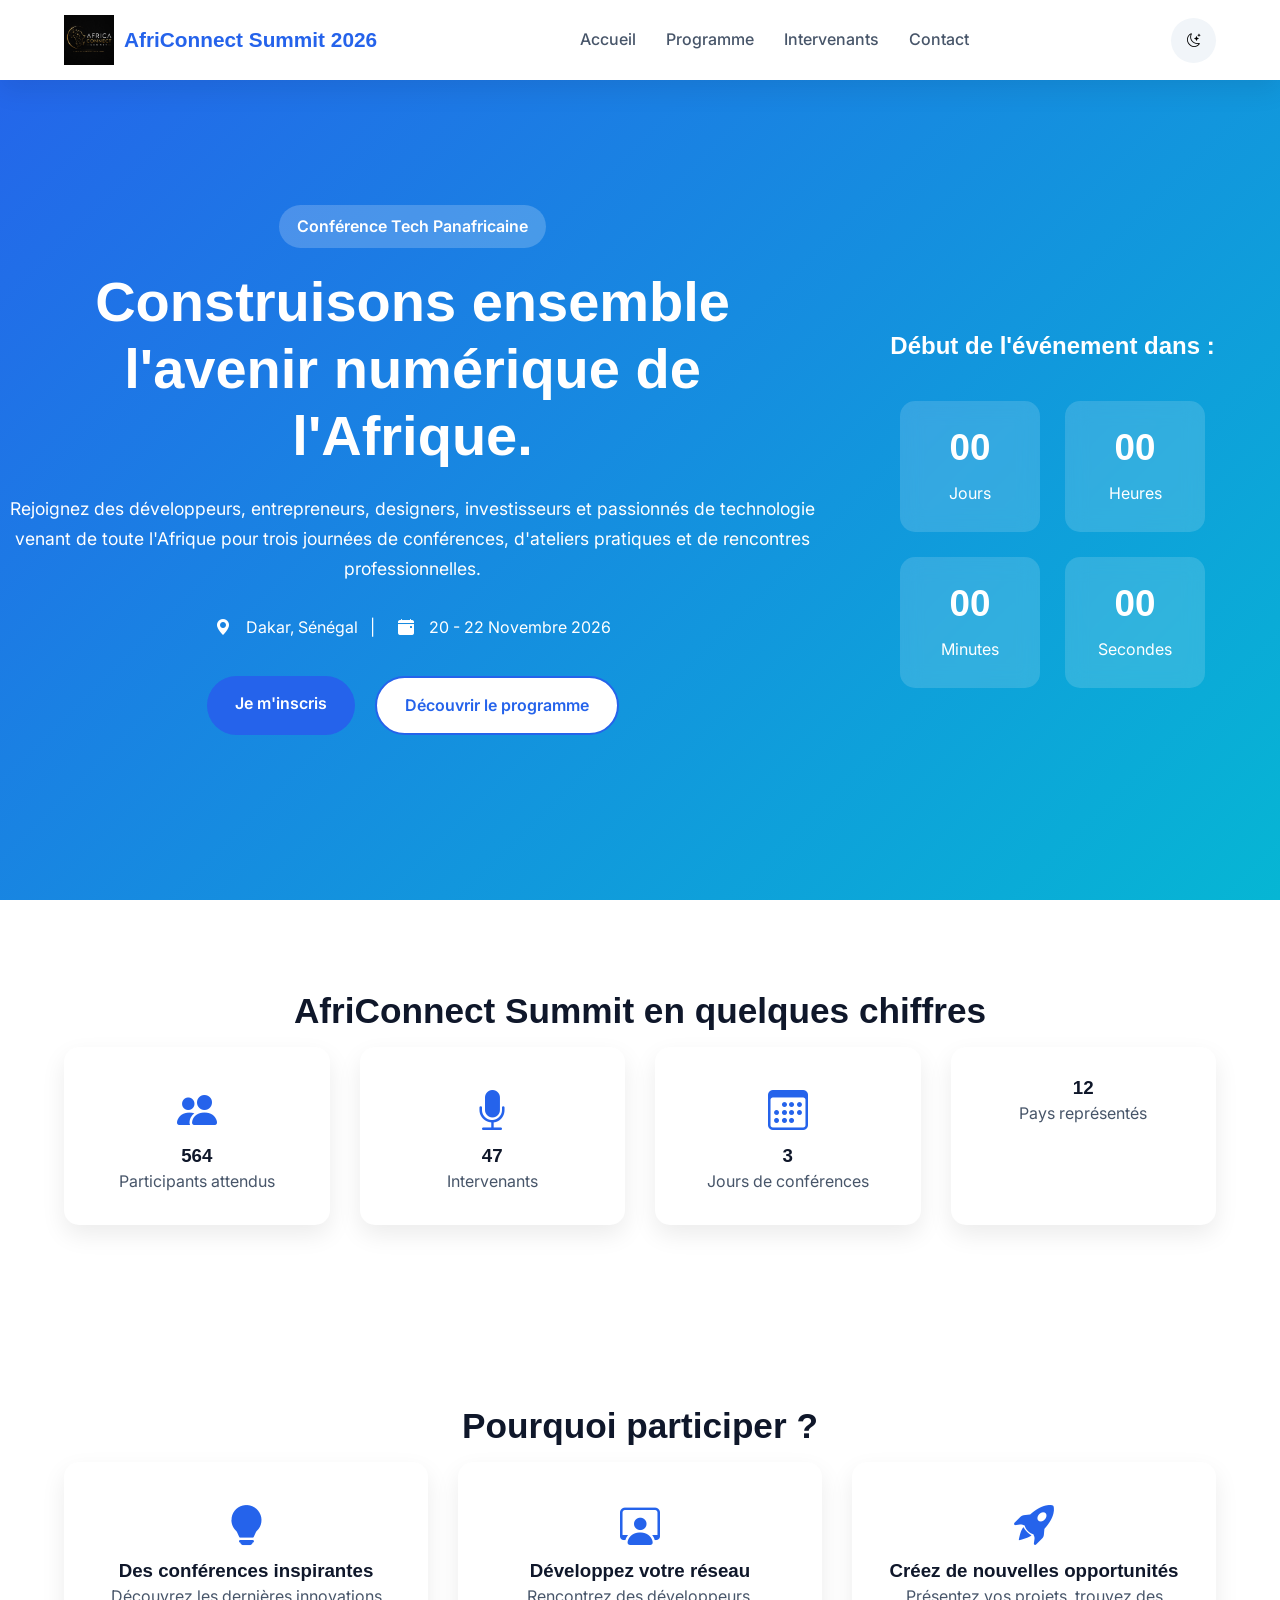
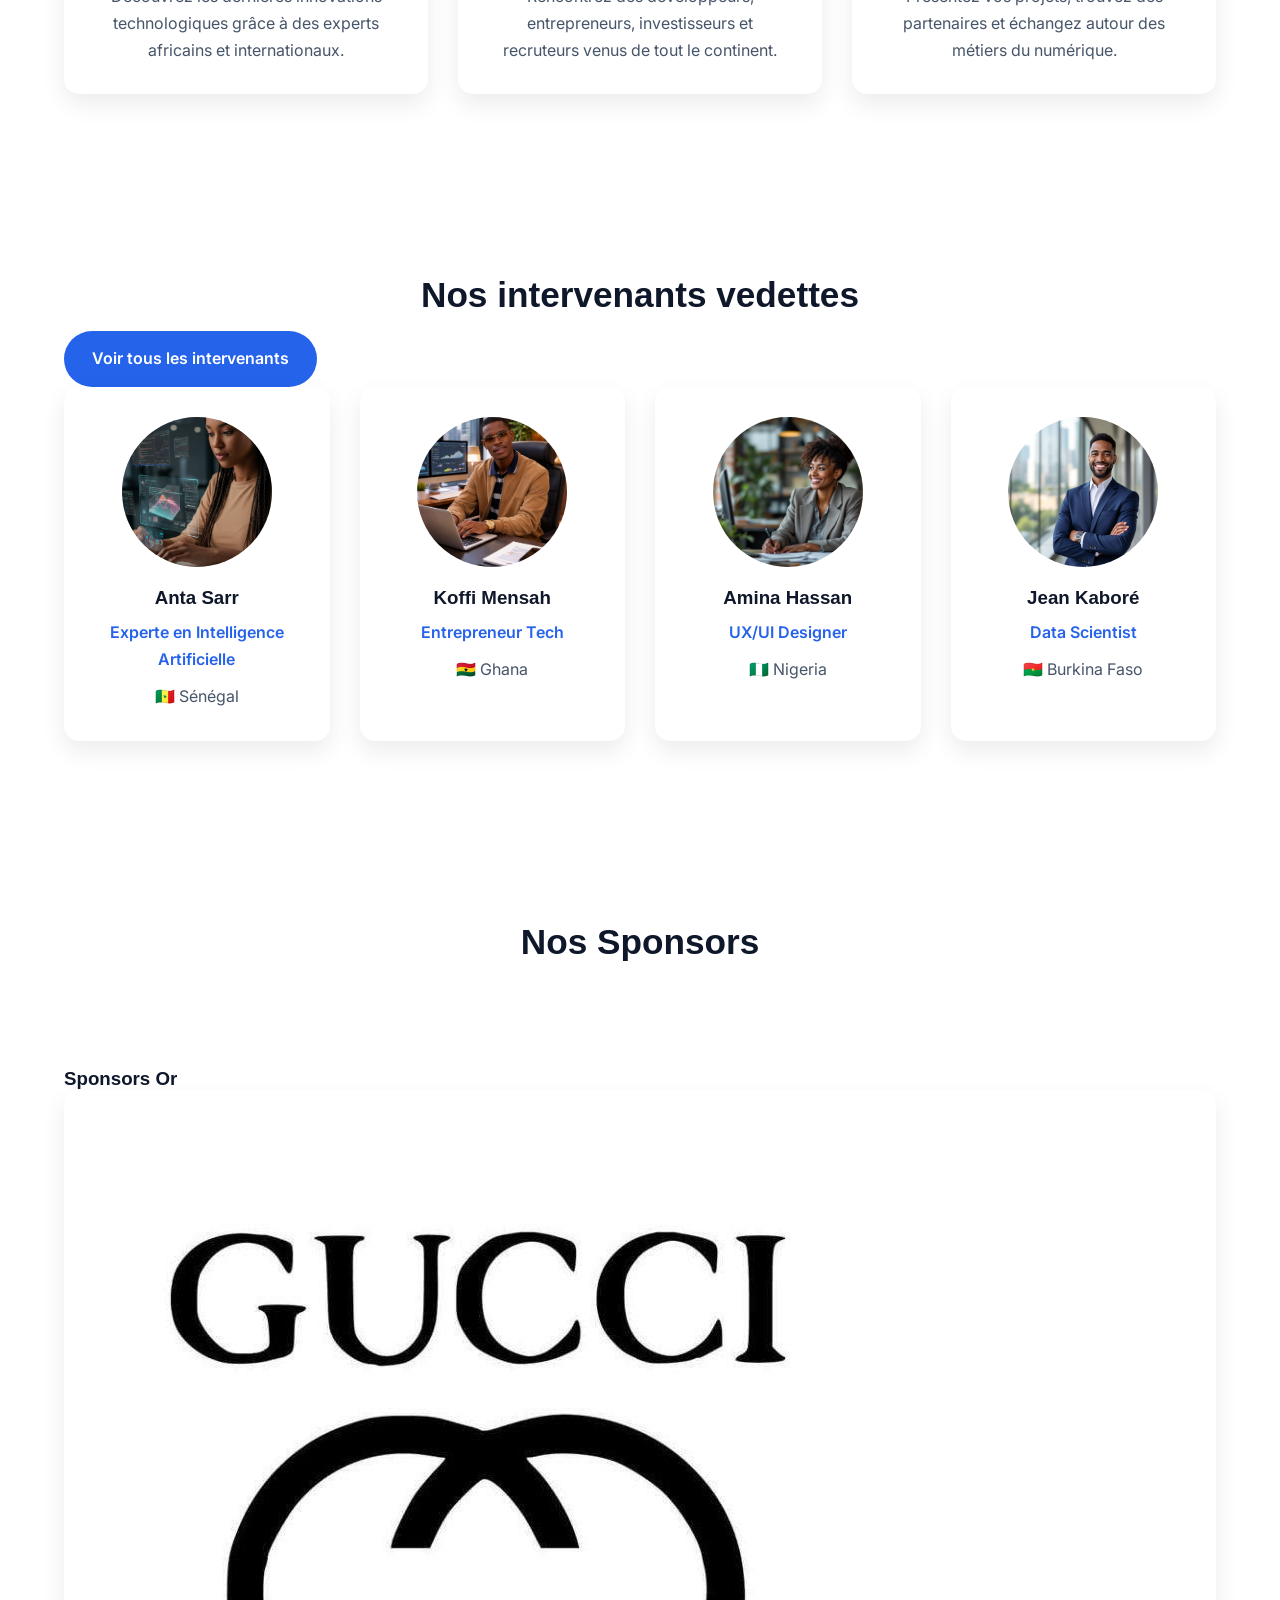
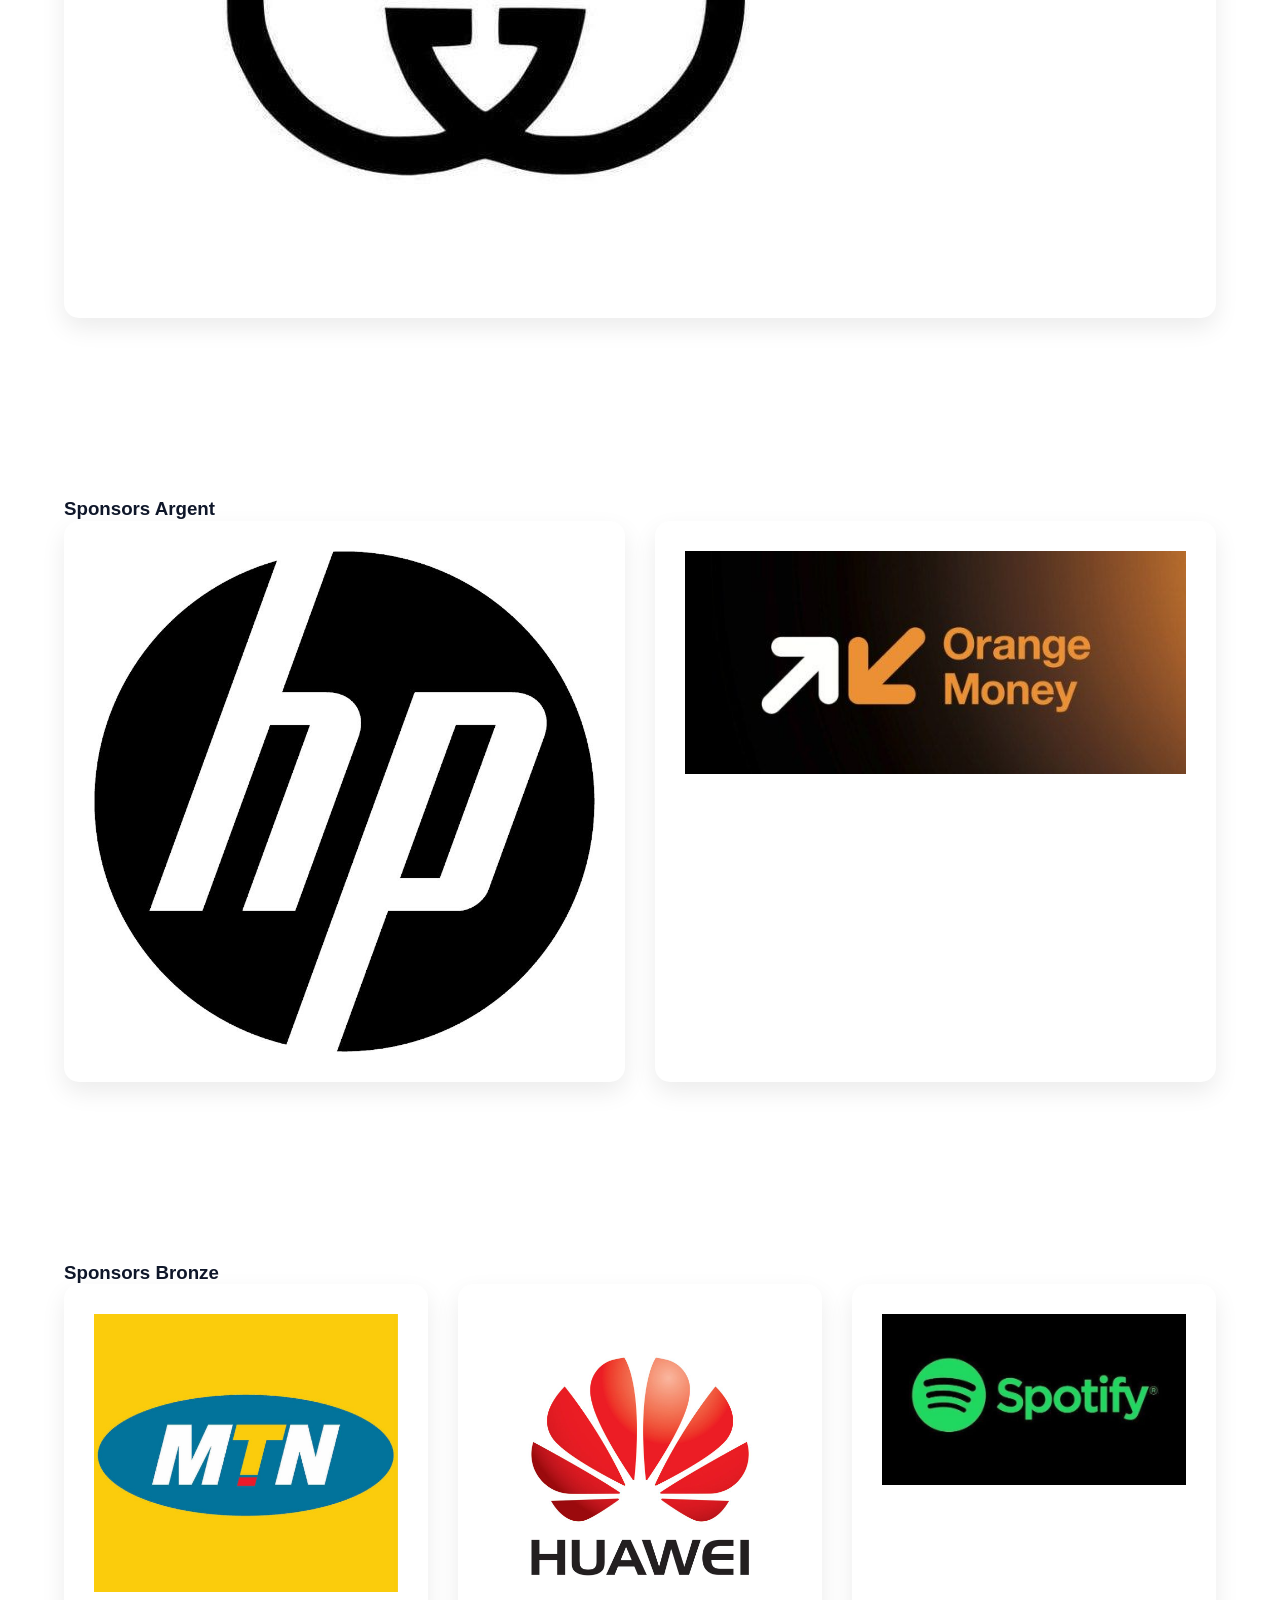
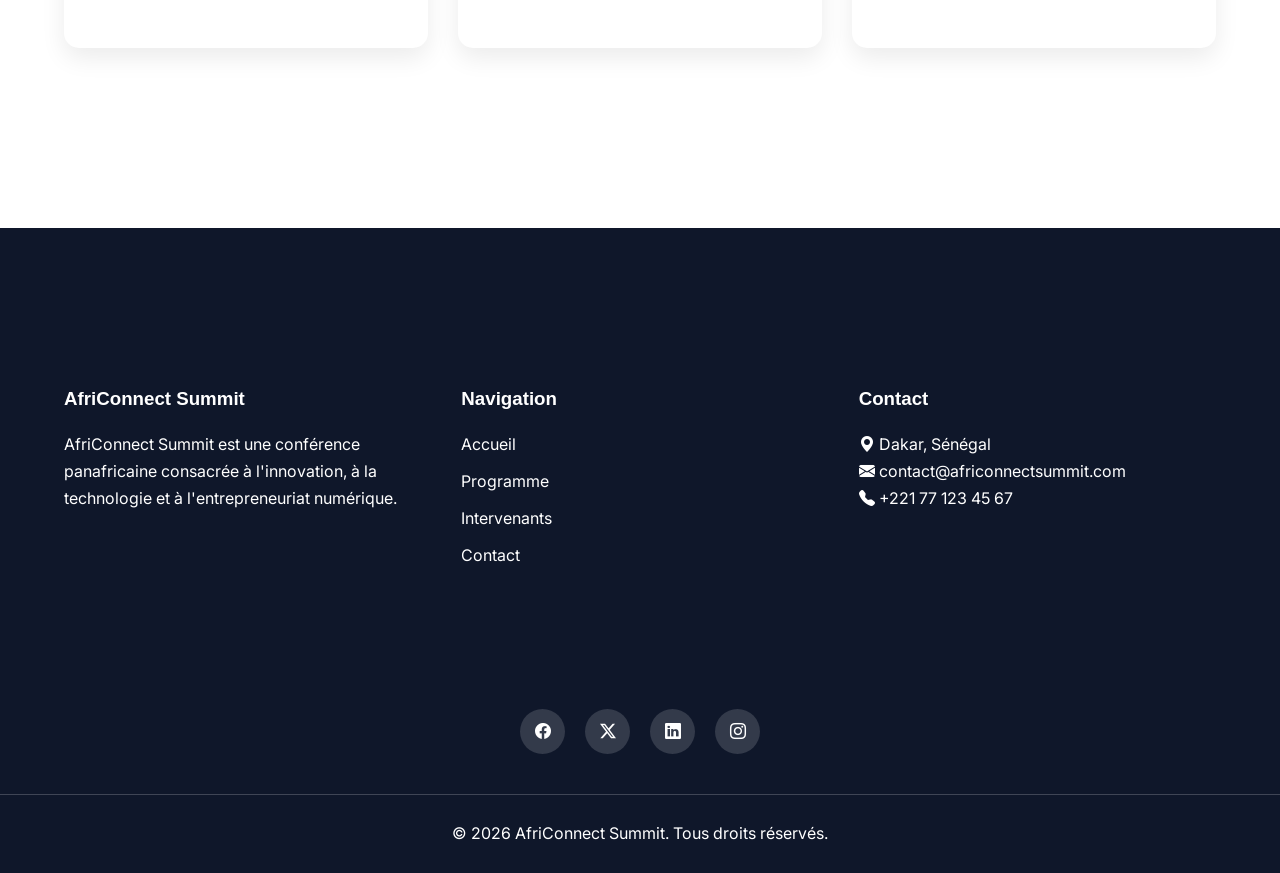
<file: index.html>
<!DOCTYPE html>
<html lang="en">
    <head>
        <meta charset="UTF-8">
        <meta name="viewport" content="width=device-width, initial-scale=1.0">
        <title>AfriConnectSummit - Accueil</title>
        <!-- BOOTSTRAP-ICONS -->
        <link rel="stylesheet" href="https://cdn.jsdelivr.net/npm/bootstrap-icons@1.11.3/font/bootstrap-icons.min.css">
        <!-- GOOGLE FONTS -->
        <link rel="preconnect" href="https://fonts.googleapis.com">
        <link rel="preconnect" href="https://fonts.gstatic.com" crossorigin>
        <link href="https://fonts.googleapis.com/css2?family=Poppins:wght@300;400;500;600;700&family=Inter:wght@300;400;500;600&display=swap" rel="stylesheet">
        <!-- CSS -->
        <link rel="stylesheet" href="css/style.css">
    </head>
    <body>

            <!-- ================ HEADER ===================== -->
        <header>

            <nav class="navbar">

                <div class="container">

                    <a href="index.html" class="logo">
                        <img src="images/logonavbar.jpeg" alt="Logo AfriConnect Summit">
                        <span>AfriConnect Summit 2026</span>
                    </a>

                    <button class="menu-toggle" id="menu-toggle" aria-label="Ouvrir le menu">
                        <i class="bi bi-list"></i>
                    </button>

                    <ul class="nav-links">

                        <li>
                            <a href="index.html">Accueil</a>
                        </li>

                        <li>
                            <a href="programme.html">Programme</a>
                        </li>

                        <li>
                            <a href="intervenants.html">Intervenants</a>
                        </li>

                        <li>
                           <a href="contact.html">Contact</a>
                        </li>

                    </ul>

                    <button id="theme-toggle" aria-label="Changer le thème">
                        <i class="bi bi-moon-stars"></i>
                    </button>

                </div>

            </nav>

    </header>

    <!-- =================== CONTENU PRINCIPAL ================ -->
    <main>

        <!-- ============== SECTION HERO ===================== -->

        <section class="hero">

            <div class="container hero-content">

                <article class="hero-text">

                    <p class="event-tag">Conférence Tech Panafricaine</p>

                    <h1>Construisons ensemble l'avenir numérique de l'Afrique.</h1>

                    <p class="hero-description">

                        Rejoignez des développeurs, entrepreneurs, designers,
                        investisseurs et passionnés de technologie venant de
                        toute l'Afrique pour trois journées de conférences,
                        d'ateliers pratiques et de rencontres professionnelles.

                    </p>

                    <p class="event-info">
                        <i class="bi bi-geo-alt-fill"></i>

                        Dakar, Sénégal

                        &nbsp; | &nbsp;

                        <i class="bi bi-calendar-event-fill"></i>

                        20 - 22 Novembre 2026

                    </p>

                    <div class="hero-buttons">

                        <a href="contact.html" class="btn btn-primary">Je m'inscris</a>

                        <a href="programme.html" class="btn btn-secondary">Découvrir le programme</a>

                    </div>

                </article>

            </div>

            <!-- ================= COMPTE À REBOURS ================= -->
            <section class="countdown">

                <div class="container">

                    <h2> Début de l'événement dans : </h2>

                    <div class="countdown-container">

                        <article class="time-box">

                            <h3 id="days"> 00 </h3>

                            <p>Jours</p>

                        </article>

                        <article class="time-box">

                            <h3 id="hours"> 00 </h3>

                            <p>Heures</p>

                        </article>

                        <article class="time-box">

                            <h3 id="minutes"> 00 </h3>

                            <p>Minutes</p>

                        </article>

                        <article class="time-box">

                            <h3 id="seconds"> 00 </h3>

                            <p>Secondes</p>

                        </article>

                    </div>

                </div>

            </section>

        </section>

                <!-- ================= CHIFFRES CLÉS ================= -->

        <section class="stats">

            <div class="container">

                <h2 class="section-title"> AfriConnect Summit en quelques chiffres </h2>

                <div class="stats-grid">

                    <article class="stat-card">

                        <i class="bi bi-people-fill"></i>

                        <h3 class="counter" id="participants-count" data-target="1200">0</h3>

                        <p>Participants attendus</p>

                    </article>

                    <article class="stat-card">

                        <i class="bi bi-mic-fill"></i>

                        <h3 class="counter" id="speakers-count" data-target="48">0</h3>

                        <p>Intervenants</p>

                    </article>

                    <article class="stat-card">

                        <i class="bi bi-calendar3"></i>

                        <h3 class="counter" id="days-count" data-target="3">0</h3>

                        <p>Jours de conférences</p>

                    </article>

                    <article class="stat-card">

                        <i class="bi bi-globe-africa"></i>

                        <h3 class="counter" id="countries-count" data-target="12">0</h3>

                        <p>Pays représentés</p>

                    </article>

                </div>

            </div>

        </section>


        <!-- ================= POURQUOI PARTICIPER ================= -->

        <section class="features">

            <div class="container">

                <h2 class="section-title"> Pourquoi participer ? </h2>

                <div class="features-grid">

                    <article class="feature-card">

                        <i class="bi bi-lightbulb-fill"></i>

                        <h3>Des conférences inspirantes</h3>

                        <p>

                            Découvrez les dernières innovations technologiques
                            grâce à des experts africains et internationaux.

                        </p>

                    </article>

                    <article class="feature-card">

                        <i class="bi bi-person-workspace"></i>

                        <h3>Développez votre réseau</h3>

                        <p>

                            Rencontrez des développeurs, entrepreneurs,
                            investisseurs et recruteurs venus de tout le
                            continent.

                        </p>

                    </article>

                    <article class="feature-card">

                        <i class="bi bi-rocket-takeoff-fill"></i>

                        <h3>Créez de nouvelles opportunités</h3>

                        <p>

                            Présentez vos projets, trouvez des partenaires
                            et échangez autour des métiers du numérique.

                        </p>

                    </article>

                </div>

            </div>

        </section>


        <!-- ================= INTERVENANTS VEDETTES ================= -->

        <section class="featured-speakers">

            <div class="container">

                <div class="section-header">

                    <h2 class="section-title"> Nos intervenants vedettes </h2>

                    <a href="intervenants.html" class="btn btn-primary"> Voir tous les intervenants </a>

                </div>

                <div class="speakers-grid">

                    <article class="speaker-card">

                        <img src="images/intervenant1.jpg" alt="Photo de Anta Sarr">

                        <h3>Anta Sarr</h3>

                        <p class="speaker-job"> Experte en Intelligence Artificielle </p>

                        <p class="speaker-country">  🇸🇳 Sénégal </p>

                    </article>

                    <article class="speaker-card">

                        <img src="images/intervenant2.jpg" alt="Photo de Koffi Mensah">

                        <h3>Koffi Mensah</h3>

                        <p class="speaker-job"> Entrepreneur Tech </p>

                        <p class="speaker-country">  🇬🇭 Ghana </p>

                    </article>

                    <article class="speaker-card">

                        <img src="images/intervenant3.jpg"  alt="Photo de Amina Hassan">

                        <h3>Amina Hassan</h3>

                        <p class="speaker-job"> UX/UI Designer </p>

                        <p class="speaker-country"> 🇳🇬 Nigeria </p>

                    </article>

                    <article class="speaker-card">
                        <img src="images/intervenant4.jpg" alt="Photo de Jean Kabore">

                        <h3>Jean Kaboré</h3>

                        <p class="speaker-job"> Data Scientist </p>

                        <p class="speaker-country"> 🇧🇫 Burkina Faso </p>

                    </article>

                </div>

            </div>

        </section>

                <!-- ================= SPONSORS ================= -->

        <section class="sponsors">

            <div class="container">

                <h2 class="section-title"> Nos Sponsors </h2>

                <!-- Sponsors Or -->
                <section class="sponsor-level">

                    <h3>Sponsors Or</h3>

                    <div class="sponsor-grid">

                        <article class="sponsor-card gold">

                            <img src="images/spons'or.jpg" alt="Logo Sponsor Or">

                        </article>

                    </div>

                </section>

                <!-- Sponsors Argent -->
                <section class="sponsor-level">

                    <h3>Sponsors Argent</h3>

                    <div class="sponsor-grid">

                        <article class="sponsor-card silver">

                            <img src="images/sponsor'argent1.jpg" alt="Logo Sponsor Argent">

                        </article>

                        <article class="sponsor-card silver">

                            <img src="images/sponsor'argent2.jpg" alt="Logo Sponsor Argent">

                        </article>

                    </div>

                </section>

                <!-- Sponsors Bronze -->
                <section class="sponsor-level">

                    <h3>Sponsors Bronze</h3>

                    <div class="sponsor-grid">

                        <article class="sponsor-card bronze">

                            <img src="images/sponsor'bronze1.jpg" alt="Logo Sponsor Bronze">

                        </article>

                        <article class="sponsor-card bronze">

                            <img src="images/sponsor'bronze2.jpg" alt="Logo Sponsor Bronze">

                        </article>

                        <article class="sponsor-card bronze">

                            <img src="images/sponsor'bronze3.jpg" alt="Logo Sponsor Bronze">

                        </article>

                    </div>

                </section>

            </div>

        </section>

    </main>


    <!-- ================= BOUTON RETOUR EN HAUT ================= -->

        <button id="backToTop" aria-label="Retour en haut">

            <i class="bi bi-arrow-up"></i>

        </button>


    <!-- ================= FOOTER ================= -->

        <footer>

            <div class="container footer-content">

            <!-- Colonne 1 -->

                <section class="footer-column">

                    <h3>AfriConnect Summit</h3>

                    <p>

                        AfriConnect Summit est une conférence panafricaine
                        consacrée à l'innovation, à la technologie et à
                        l'entrepreneuriat numérique.

                    </p>

                </section>

            <!-- Colonne 2 -->

                <section class="footer-column">

                    <h3>Navigation</h3>

                    <ul>

                        <li><a href="index.html">Accueil</a></li>

                        <li><a href="programme.html">Programme</a></li>

                        <li><a href="intervenants.html">Intervenants</a></li>

                        <li><a href="contact.html">Contact</a></li>

                    </ul>

                </section>

            <!-- Colonne 3 -->

                <section class="footer-column">

                    <h3>Contact</h3>

                    <p>
                      <i class="bi bi-geo-alt-fill"></i>
                        Dakar, Sénégal
                    </p>

                    <p>
                        <i class="bi bi-envelope-fill"></i>
                        contact@africonnectsummit.com
                    </p>

                    <p>
                        <i class="bi bi-telephone-fill"></i>
                         +221 77 123 45 67
                    </p>

                </section>

            </div>


        <!-- Réseaux sociaux -->

            <div class="social-links">

                <a href="#" aria-label="Facebook">

                    <i class="bi bi-facebook"></i>

                </a>

                <a href="#" aria-label="Twitter">

                    <i class="bi bi-twitter-x"></i>

                </a>

                <a href="#" aria-label="LinkedIn">

                    <i class="bi bi-linkedin"></i>

                </a>

                    <a href="#" aria-label="Instagram">

                    <i class="bi bi-instagram"></i>

                </a>

            </div>


        <!-- Copyright -->

            <div class="footer-bottom">

                <p> &copy; <span id="currentYear"> 2026 </span>

                    AfriConnect Summit.
                    Tous droits réservés.

                </p>

            </div>

        </footer>

        <script src="js/main.js"></script>

    </body>

</html>
</file>
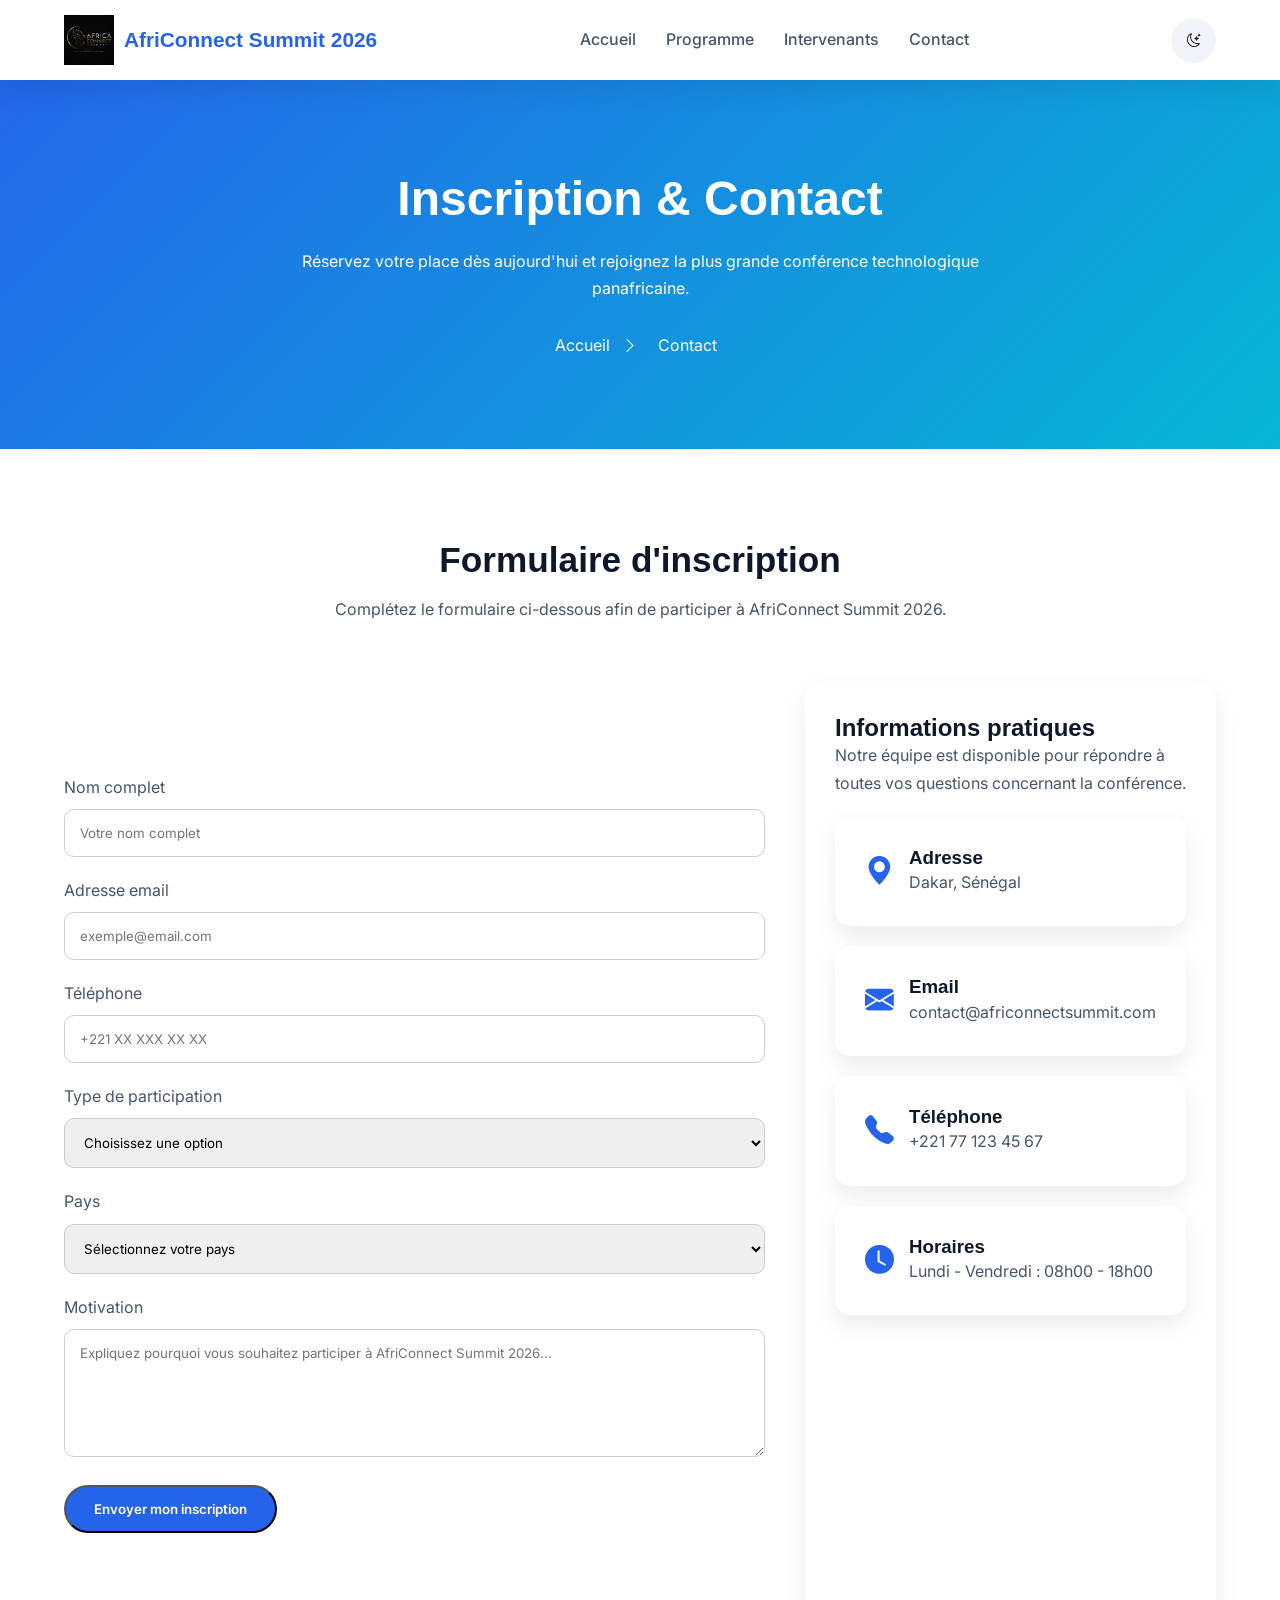
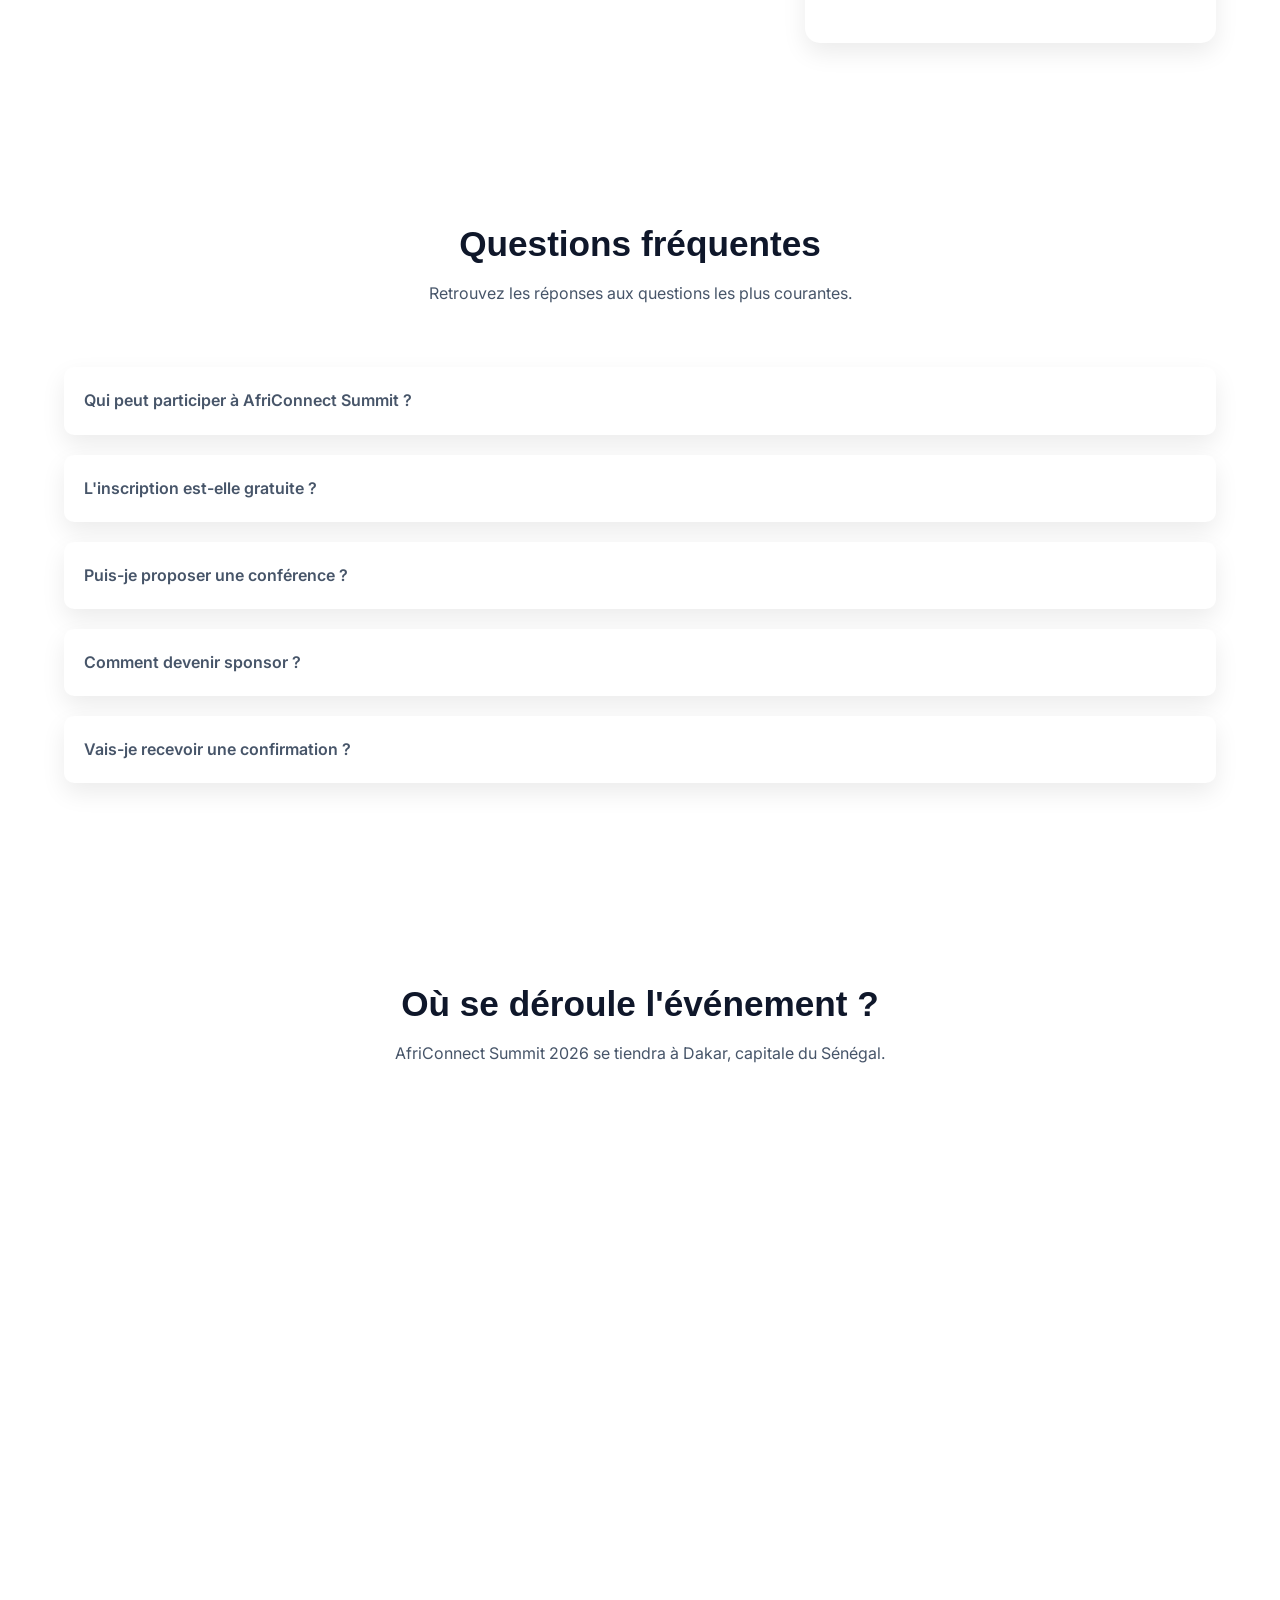
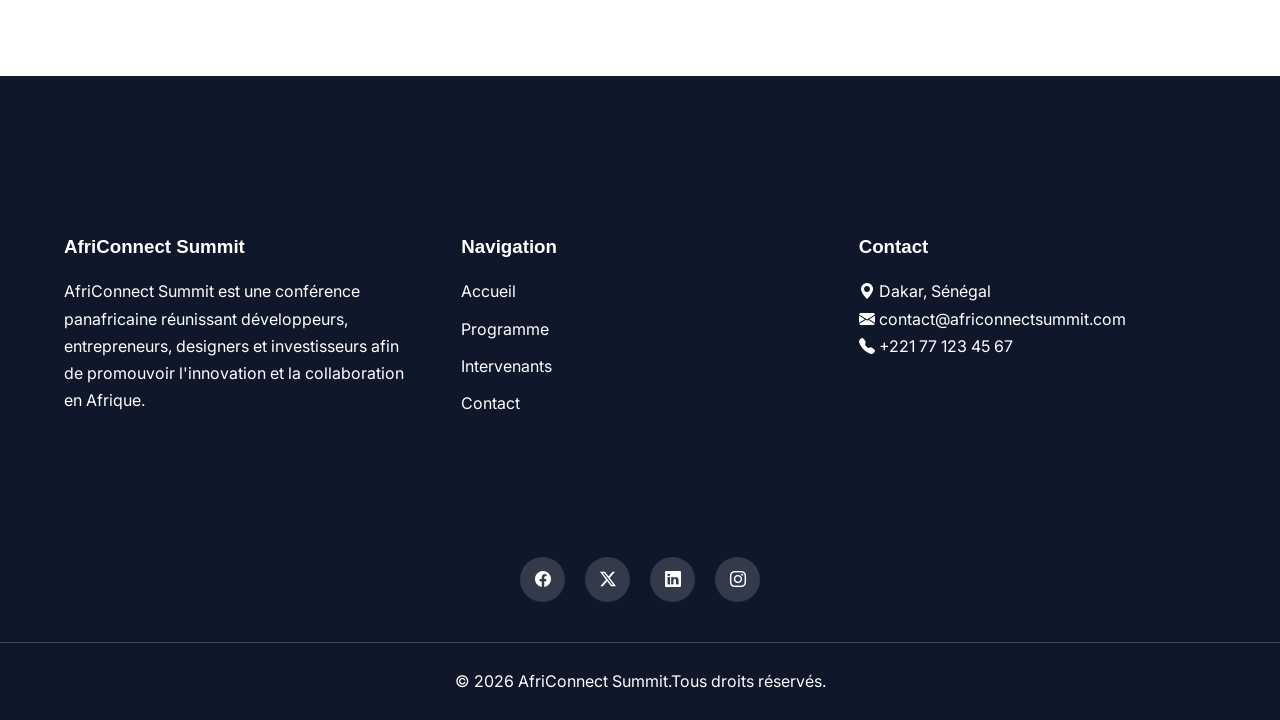
<file: contact.html>
<!DOCTYPE html>
<html lang="en">
    <head>
        <meta charset="UTF-8">
        <meta name="viewport" content="width=device-width, initial-scale=1.0">
        <title>AfriConnectSummit - Contact</title>
        <!-- BOOTSTRAP-ICONS -->
        <link rel="stylesheet" href="https://cdn.jsdelivr.net/npm/bootstrap-icons@1.11.3/font/bootstrap-icons.min.css">
        <!-- GOOGLE FONTS -->
        <link rel="preconnect" href="https://fonts.googleapis.com">
        <link rel="preconnect" href="https://fonts.gstatic.com" crossorigin>
        <link href="https://fonts.googleapis.com/css2?family=Poppins:wght@300;400;500;600;700&family=Inter:wght@300;400;500;600&display=swap" rel="stylesheet">
        <!-- CSS -->
        <link rel="stylesheet" href="css/style.css">
    </head>
    <body>

          <!-- HEADER -->
        <header>

            <nav class="navbar">

                <div class="container">

                    <a href="index.html" class="logo">
                        <img src="images/logonavbar.jpeg" alt="Logo AfriConnect Summit">
                        <span>AfriConnect Summit 2026</span>
                    </a>

                    <button class="menu-toggle" id="menu-toggle" aria-label="Ouvrir le menu">
                        <i class="bi bi-list"></i>
                    </button>

                    <ul class="nav-links">

                        <li>
                            <a href="index.html">Accueil</a>
                        </li>

                        <li>
                            <a href="programme.html">Programme</a>
                        </li>

                        <li>
                            <a href="intervenants.html">Intervenants</a>
                        </li>

                        <li>
                           <a href="contact.html">Contact</a>
                        </li>

                    </ul>

                    <button id="theme-toggle" aria-label="Changer le thème">
                        <i class="bi bi-moon-stars"></i>
                    </button>

                </div>

            </nav>

        </header>

         <!-- ================= CONTENU PRINCIPAL ================= -->

        <main>

        <!-- ================= HERO ================= -->

            <section class="page-hero">

                <div class="container">

                    <h1>Inscription & Contact</h1>

                    <p>

                        Réservez votre place dès aujourd'hui et rejoignez
                        la plus grande conférence technologique panafricaine.

                    </p>

                <!-- Fil d'Ariane -->

                    <nav class="breadcrumb" aria-label="Fil d'Ariane">

                        <a href="index.html">Accueil</a>

                        <span>

                            <i class="bi bi-chevron-right"></i>

                        </span>

                        <span>Contact</span>

                    </nav>

                </div>

            </section>

        <!-- ================= CONTACT ================= -->

            <section class="contact">

                <div class="container">

                    <h2 class="section-title"> Formulaire d'inscription </h2>

                    <p class="section-description">

                        Complétez le formulaire ci-dessous afin de participer
                        à AfriConnect Summit 2026.

                    </p>

                    <div class="contact-content">

                    <!-- ================= FORMULAIRE ================= -->

                        <section class="contact-form">

                            <form id="contactForm">

                            <!-- Nom complet -->

                                <div class="form-group">

                                    <label for="fullname"> Nom complet </label>

                                    <input
                                            type="text"
                                            id="fullname"
                                            name="fullname"
                                            placeholder="Votre nom complet">

                                    <small class="error-message"></small>

                                </div>

                            <!-- Email -->

                                <div class="form-group">

                                    <label for="email"> Adresse email </label>

                                    <input
                                            type="email"
                                            id="email"
                                            name="email"
                                            placeholder="exemple@email.com">

                                    <small class="error-message"></small>

                                </div>

                            <!-- Téléphone -->

                                <div class="form-group">

                                    <label for="phone"> Téléphone </label>

                                    <input
                                            type="tel"
                                            id="phone"
                                            name="phone"
                                            placeholder="+221 XX XXX XX XX">

                                    <small class="error-message"></small>

                                </div>

                            <!-- Type de participation -->

                                <div class="form-group">

                                    <label for="participation"> Type de participation </label>

                                    <select id="participation" name="participation">

                                        <option value=""> Choisissez une option </option>

                                        <option value="participant"> Participant </option>

                                        <option value="speaker"> Intervenant </option>

                                        <option value="startup"> Startup </option>

                                        <option value="sponsor"> Sponsor </option>

                                    </select>

                                    <small class="error-message"></small>

                                </div>

                            <!-- Pays -->

                                <div class="form-group">

                                    <label for="country"> Pays </label>

                                    <select id="country" name="country">

                                        <option value=""> Sélectionnez votre pays </option>

                                        <option>Sénégal</option>

                                        <option>Côte d'Ivoire</option>

                                        <option>Ghana</option>

                                        <option>Nigeria</option>

                                        <option>Kenya</option>

                                        <option>Maroc</option>

                                        <option>Mali</option>

                                        <option>Burkina Faso</option>

                                        <option>Cameroun</option>

                                        <option>Bénin</option>

                                    </select>

                                    <small class="error-message"></small>

                                </div>

                            <!-- Message -->

                                <div class="form-group">

                                    <label for="message"> Motivation </label>

                                    <textarea
                                    id="message"
                                    name="message"
                                    rows="6"
                                    placeholder="Expliquez pourquoi vous souhaitez participer à AfriConnect Summit 2026..."></textarea>

                                    <small class="error-message"></small>

                                </div>

                            <!-- Bouton -->

                                <div class="form-group">

                                    <button type="submit" class="btn btn-primary"> Envoyer mon inscription </button>

                                </div>

                            <!-- Message de succès -->

                                <div id="successMessage"></div>

                            </form>

                        </section>

                    <!-- ================= INFORMATIONS ================= -->

                        <aside class="contact-info">

                            <h2>Informations pratiques</h2>

                            <p>

                                Notre équipe est disponible pour répondre à toutes
                                vos questions concernant la conférence.

                            </p>

                            <article class="info-card">

                                <i class="bi bi-geo-alt-fill"></i>

                                <div>

                                    <h3>Adresse</h3>

                                    <p>Dakar, Sénégal</p>

                                </div>

                            </article>

                            <article class="info-card">

                                <i class="bi bi-envelope-fill"></i>

                                <div>

                                    <h3>Email</h3>

                                    <p>contact@africonnectsummit.com</p>

                                </div>

                            </article>

                            <article class="info-card">

                                <i class="bi bi-telephone-fill"></i>

                                <div>

                                    <h3>Téléphone</h3>

                                    <p>+221 77 123 45 67</p>

                                </div>

                            </article>

                            <article class="info-card">

                                <i class="bi bi-clock-fill"></i>

                                <div>

                                    <h3>Horaires</h3>

                                    <p>Lundi - Vendredi : 08h00 - 18h00</p>

                                </div>

                            </article>

                        </aside>

                    </div>

                </div>

            </section>

        <!-- ================= FAQ ================= -->

            <section class="faq">

                <div class="container">

                    <h2 class="section-title"> Questions fréquentes </h2>

                    <p class="section-description">

                        Retrouvez les réponses aux questions les plus courantes.

                    </p>

                    <div class="faq-container">

                    <!-- Question 1 -->

                        <article class="faq-item">

                            <input type="checkbox" id="faq1">

                            <label for="faq1"> Qui peut participer à AfriConnect Summit ? </label>

                            <div class="faq-content">

                                <p>

                                    La conférence est ouverte aux étudiants,
                                    développeurs, entrepreneurs, investisseurs
                                    et passionnés du numérique.

                                </p>

                            </div>

                        </article>

                    <!-- Question 2 -->

                        <article class="faq-item">

                            <input type="checkbox" id="faq2">

                            <label for="faq2"> L'inscription est-elle gratuite ? </label>

                            <div class="faq-content">

                                <p>

                                    Certaines activités sont gratuites, tandis que
                                    d'autres nécessitent une inscription payante.

                                </p>

                            </div>

                        </article>

                    <!-- Question 3 -->

                        <article class="faq-item">

                            <input type="checkbox" id="faq3">

                            <label for="faq3"> Puis-je proposer une conférence ? </label>

                            <div class="faq-content">

                                <p>

                                    Oui. Sélectionnez « Intervenant » dans le
                                    formulaire d'inscription puis décrivez votre
                                    proposition.

                                </p>

                            </div>

                        </article>

                    <!-- Question 4 -->

                        <article class="faq-item">

                            <input type="checkbox" id="faq4">

                            <label for="faq4"> Comment devenir sponsor ? </label>

                            <div class="faq-content">

                                <p>

                                    Choisissez « Sponsor » dans le formulaire.
                                    Notre équipe vous contactera rapidement.

                                </p>

                            </div>

                        </article>

                    <!-- Question 5 -->

                        <article class="faq-item">

                            <input type="checkbox" id="faq5">

                            <label for="faq5"> Vais-je recevoir une confirmation ? </label>

                            <div class="faq-content">

                                <p>

                                    Oui, un email de confirmation sera envoyé
                                    après validation de votre inscription.

                                </p>

                            </div>

                        </article>

                    </div>

                </div>

            </section>

                 <!-- ================= GOOGLE MAPS ================= -->

            <section class="map">

                <div class="container">

                    <h2 class="section-title"> Où se déroule l'événement ? </h2>

                    <p class="section-description">

                        AfriConnect Summit 2026 se tiendra à Dakar, capitale du Sénégal.

                    </p>

                    <div class="map-container">

                        <iframe
                                src="https://www.google.com/maps?q=Dakar,Senegal&output=embed"
                                width="100%"
                                height="450"
                                style="border:0;"
                                allowfullscreen=""
                                loading="lazy"
                                referrerpolicy="no-referrer-when-downgrade">
                        </iframe>

                    </div>

                </div>

            </section>

        </main>

        <!-- ================= BOUTON RETOUR EN HAUT ================= -->

            <button id="backToTop" aria-label="Retour en haut">

                <i class="bi bi-arrow-up"></i>

            </button>

    <!-- ================= FOOTER ================= -->

        <footer>

            <div class="container footer-content">

            <!-- Colonne 1 -->

                <section class="footer-column">

                    <h3>AfriConnect Summit</h3>

                    <p>

                        AfriConnect Summit est une conférence panafricaine
                        réunissant développeurs, entrepreneurs,
                        designers et investisseurs afin de promouvoir
                        l'innovation et la collaboration en Afrique.

                    </p>

                </section>

            <!-- Colonne 2 -->

                <section class="footer-column">

                    <h3>Navigation</h3>

                    <ul>

                        <li> <a href="index.html">Accueil</a> </li>

                        <li> <a href="programme.html">Programme</a> </li>

                        <li> <a href="intervenants.html">Intervenants</a> </li>

                        <li> <a href="contact.html">Contact</a> </li>

                    </ul>

                </section>

            <!-- Colonne 3 -->

                <section class="footer-column">

                    <h3>Contact</h3>

                    <p>

                        <i class="bi bi-geo-alt-fill"></i>

                        Dakar, Sénégal

                    </p>

                    <p>

                        <i class="bi bi-envelope-fill"></i>

                        contact@africonnectsummit.com

                    </p>

                    <p>

                        <i class="bi bi-telephone-fill"></i>

                        +221 77 123 45 67

                    </p>

                </section>

            </div>

        <!-- ================= RÉSEAUX SOCIAUX ================= -->

            <div class="social-links">

                <a href="#" aria-label="Facebook">

                    <i class="bi bi-facebook"></i>

                </a>

                <a href="#" aria-label="Twitter">

                    <i class="bi bi-twitter-x"></i>

                </a>

                <a href="#" aria-label="LinkedIn">

                    <i class="bi bi-linkedin"></i>

                </a>

                <a href="#" aria-label="Instagram">

                    <i class="bi bi-instagram"></i>

                </a>

            </div>

        <!-- ================= COPYRIGHT ================= -->

            <div class="footer-bottom">

                <p> &copy; <span id="currentYear"> 2026 </span>

                    AfriConnect Summit.Tous droits réservés.

                </p>

            </div>

        </footer>
    
        <script src="js/main.js"></script>

    </body>

</html>
</file>
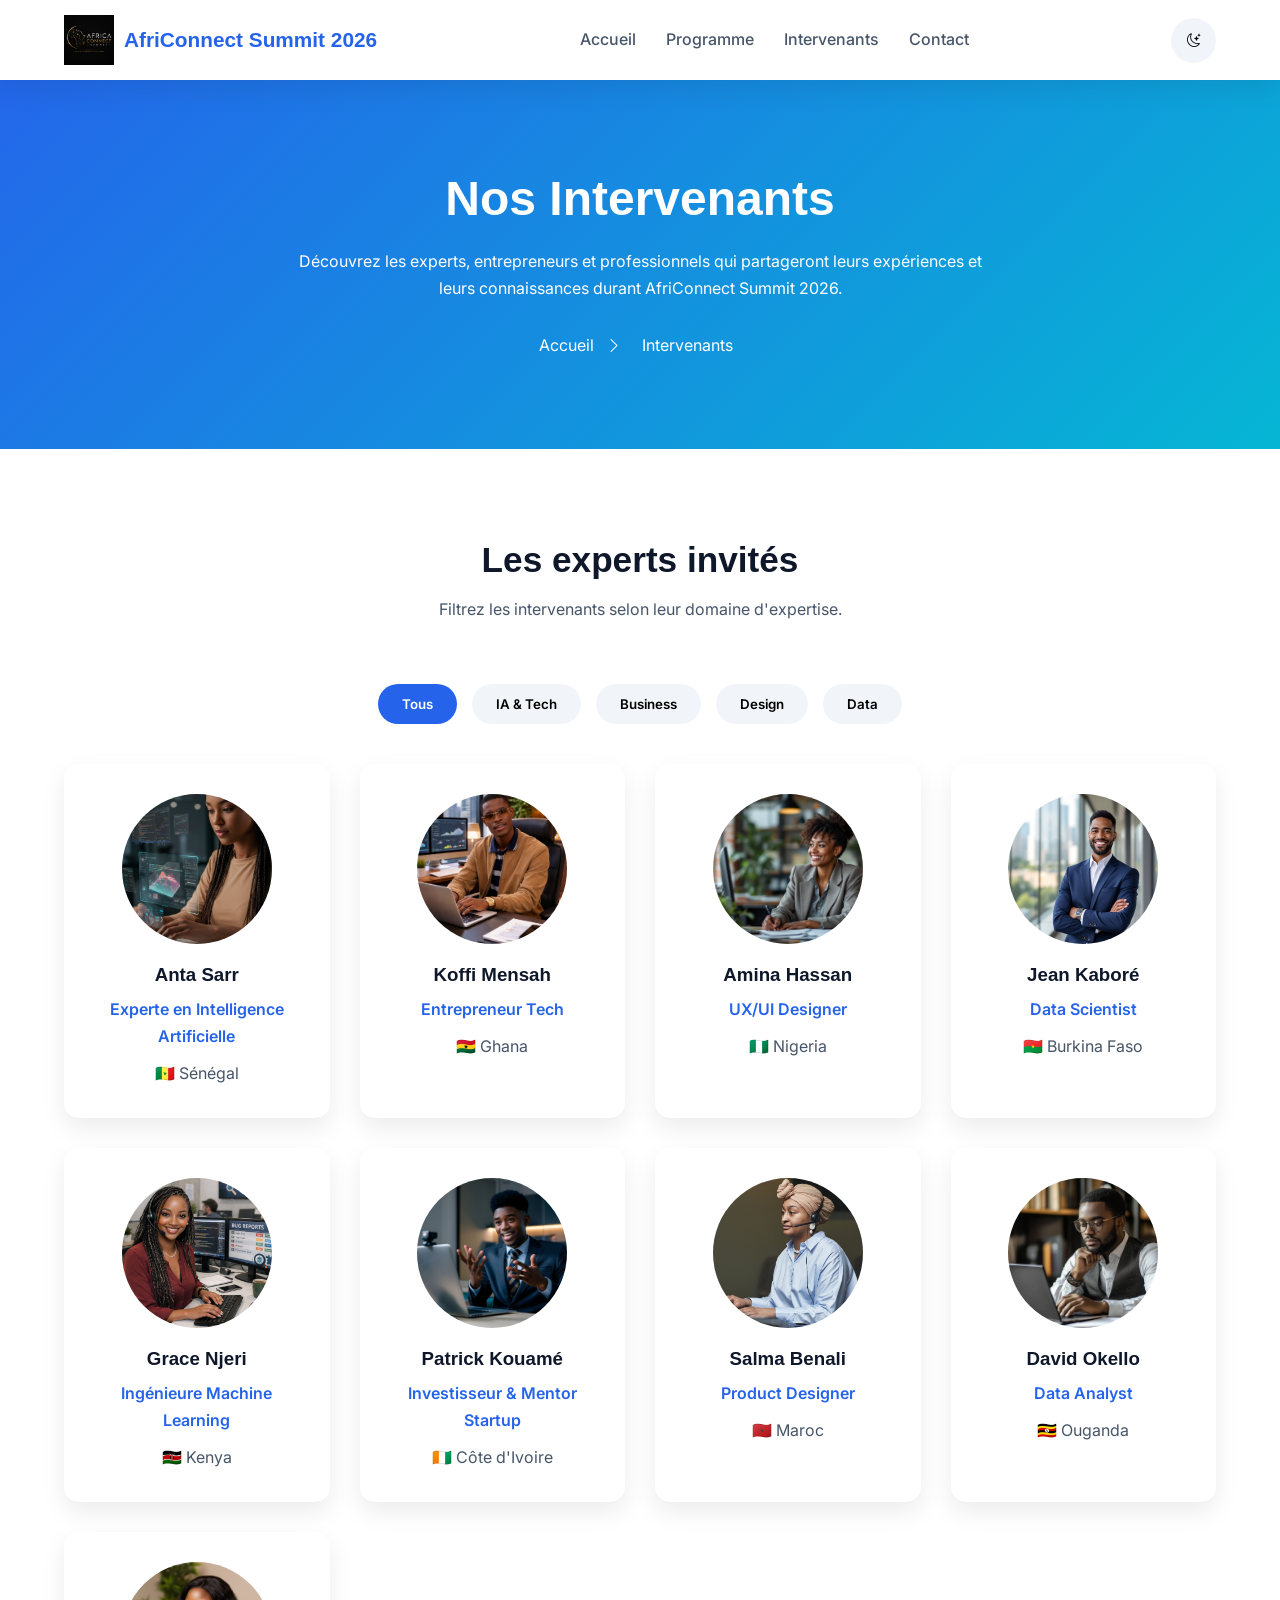
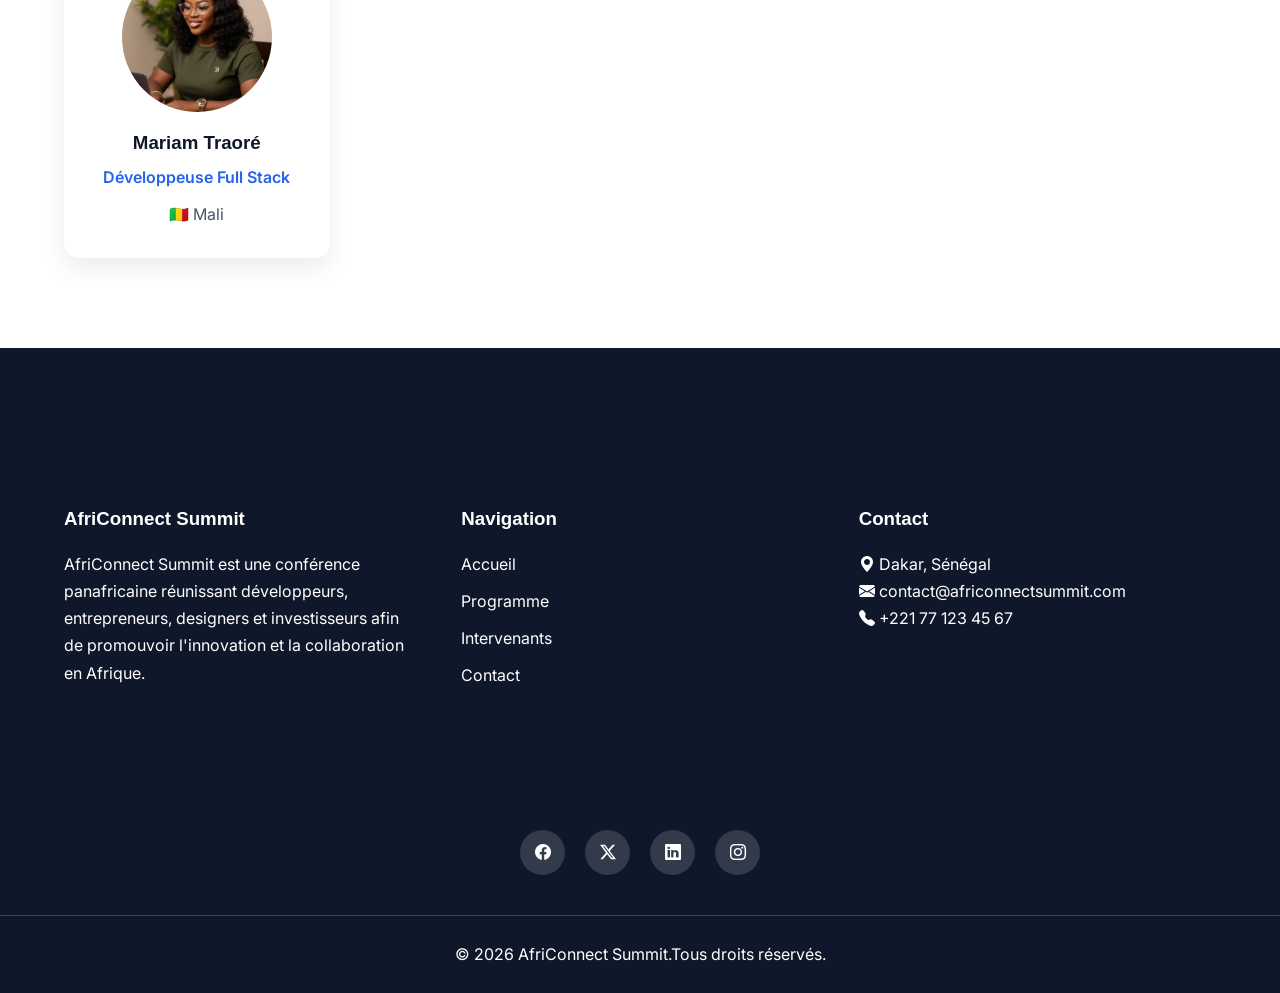
<file: intervenants.html>
<!DOCTYPE html>
<html lang="en">
    <head>
        <meta charset="UTF-8">
        <meta name="viewport" content="width=device-width, initial-scale=1.0">
        <title>AfriConnectSummit - Intervenants</title>
        <!-- BOOTSTRAP-ICONS -->
        <link rel="stylesheet" href="https://cdn.jsdelivr.net/npm/bootstrap-icons@1.11.3/font/bootstrap-icons.min.css">
        <!-- GOOGLE FONTS -->
        <link rel="preconnect" href="https://fonts.googleapis.com">
        <link rel="preconnect" href="https://fonts.gstatic.com" crossorigin>
        <link href="https://fonts.googleapis.com/css2?family=Poppins:wght@300;400;500;600;700&family=Inter:wght@300;400;500;600&display=swap" rel="stylesheet">
        <!-- CSS -->
        <link rel="stylesheet" href="css/style.css">
    </head>
    <body>

            <!-- HEADER -->
        <header>

            <nav class="navbar">

                <div class="container">

                    <a href="index.html" class="logo">
                        <img src="images/logonavbar.jpeg" alt="Logo AfriConnect Summit">
                        <span>AfriConnect Summit 2026</span>
                    </a>

                    <button class="menu-toggle" id="menu-toggle" aria-label="Ouvrir le menu">
                        <i class="bi bi-list"></i>
                    </button>

                    <ul class="nav-links">

                        <li>
                            <a href="index.html">Accueil</a>
                        </li>

                        <li>
                            <a href="programme.html">Programme</a>
                        </li>

                        <li>
                            <a href="intervenants.html">Intervenants</a>
                        </li>

                        <li>
                           <a href="contact.html">Contact</a>
                        </li>

                    </ul>

                    <button id="theme-toggle" aria-label="Changer le thème">
                        <i class="bi bi-moon-stars"></i>
                    </button>

                </div>

            </nav>

        </header>

         <!-- ================= CONTENU PRINCIPAL ================= -->

        <main>

        <!-- ================= HERO ================= -->

            <section class="page-hero">

                <div class="container">

                    <h1>Nos Intervenants</h1>

                    <p>

                        Découvrez les experts, entrepreneurs et professionnels
                        qui partageront leurs expériences et leurs connaissances
                        durant AfriConnect Summit 2026.

                    </p>

                <!-- Fil d'Ariane -->

                    <nav class="breadcrumb" aria-label="Fil d'Ariane">

                        <a href="index.html">Accueil</a>

                        <span>

                            <i class="bi bi-chevron-right"></i>

                        </span>

                        <span>Intervenants</span>

                    </nav>

                </div>

            </section>

        <!-- ================= INTERVENANTS ================= -->

            <section class="speakers">

                <div class="container">

                    <h2 class="section-title">

                        Les experts invités

                    </h2>

                    <p class="section-description">

                        Filtrez les intervenants selon leur domaine d'expertise.

                    </p>

                <!-- Boutons de filtrage -->

                    <div class="filter-buttons">

                        <button class="filter-btn active" data-filter="all"> Tous </button>

                        <button class="filter-btn" data-filter="ia"> IA & Tech </button>

                        <button class="filter-btn" data-filter="business"> Business </button>

                        <button class="filter-btn" data-filter="design"> Design </button>

                        <button class="filter-btn" data-filter="data"> Data </button>

                    </div>

                <!-- Début de la grille -->

                    <div class="speakers-grid">

                <!-- Intervenant 1 -->

                        <article class="speaker-card" data-category="ia">

                            <img src="images/intervenant1.jpg" alt="Photo de Anta Sarr">

                            <h3>Anta Sarr</h3>

                            <p class="speaker-job"> Experte en Intelligence Artificielle </p>

                            <p class="speaker-country"> 🇸🇳 Sénégal </p>

                        </article>


                <!-- Intervenant 2 -->

                        <article class="speaker-card" data-category="business">

                            <img src="images/intervenant2.jpg" alt="Photo de Koffi Mensah">

                            <h3>Koffi Mensah</h3>

                            <p class="speaker-job"> Entrepreneur Tech </p>

                            <p class="speaker-country"> 🇬🇭 Ghana </p>

                        </article>


                <!-- Intervenant 3 -->

                        <article class="speaker-card" data-category="design">

                            <img src="images/intervenant3.jpg" alt="Photo de Amina Hassan">

                            <h3>Amina Hassan</h3>

                            <p class="speaker-job"> UX/UI Designer </p>

                            <p class="speaker-country"> 🇳🇬 Nigeria </p>

                        </article>


                <!-- Intervenant 4 -->

                        <article class="speaker-card" data-category="data">

                            <img src="images/intervenant4.jpg" alt="Photo de Jean Kaboré">

                                <h3>Jean Kaboré</h3>

                                <p class="speaker-job"> Data Scientist </p>

                                <p class="speaker-country"> 🇧🇫 Burkina Faso </p>

                        </article>


                <!-- Intervenant 5 -->

                        <article class="speaker-card" data-category="ia">

                            <img src="images/intervenant5.jpg" alt="Photo de Grace Njeri">

                            <h3>Grace Njeri</h3>

                            <p class="speaker-job"> Ingénieure Machine Learning </p>

                            <p class="speaker-country"> 🇰🇪 Kenya </p>

                        </article>


                <!-- Intervenant 6 -->

                        <article class="speaker-card" data-category="business">

                            <img src="images/intervenant6.jpg" alt="Photo de Patrick Kouamé">

                            <h3>Patrick Kouamé</h3>

                            <p class="speaker-job"> Investisseur & Mentor Startup </p>

                            <p class="speaker-country"> 🇨🇮 Côte d'Ivoire </p>

                        </article>


                <!-- Intervenant 7 -->

                        <article class="speaker-card" data-category="design">

                            <img src="images/intervenant7.jpg" alt="Photo de Salma Benali">

                            <h3>Salma Benali</h3>

                            <p class="speaker-job"> Product Designer </p>

                            <p class="speaker-country"> 🇲🇦 Maroc </p>

                        </article>


                <!-- Intervenant 8 -->

                        <article class="speaker-card" data-category="data">

                            <img src="images/intervenant8.jpg" alt="Photo de David Okello">

                            <h3>David Okello</h3>

                            <p class="speaker-job"> Data Analyst </p>

                            <p class="speaker-country"> 🇺🇬 Ouganda </p>

                        </article>


                <!-- Intervenant 9 -->

                        <article class="speaker-card" data-category="ia">

                            <img src="images/intervenant9.jpg" alt="Photo de Mariam Traoré">

                            <h3>Mariam Traoré</h3>

                                <p class="speaker-job"> Développeuse Full Stack </p>

                                <p class="speaker-country"> 🇲🇱 Mali </p>

                        </article>

                    </div>

                </div>

            </section>

        </main>

    <!-- ================= BOUTON RETOUR EN HAUT ================= -->

            <button id="backToTop" aria-label="Retour en haut">

                <i class="bi bi-arrow-up"></i>

            </button>

    <!-- ================= FOOTER ================= -->

        <footer>

            <div class="container footer-content">

            <!-- Colonne 1 -->

                <section class="footer-column">

                    <h3>AfriConnect Summit</h3>

                    <p>

                        AfriConnect Summit est une conférence panafricaine
                        réunissant développeurs, entrepreneurs,
                        designers et investisseurs afin de promouvoir
                        l'innovation et la collaboration en Afrique.

                    </p>

                </section>

            <!-- Colonne 2 -->

                <section class="footer-column">

                    <h3>Navigation</h3>

                    <ul>

                        <li> <a href="index.html">Accueil</a> </li>

                        <li> <a href="programme.html">Programme</a> </li>

                        <li> <a href="intervenants.html">Intervenants</a> </li>

                        <li> <a href="contact.html">Contact</a> </li>

                    </ul>

                </section>

            <!-- Colonne 3 -->

                <section class="footer-column">

                    <h3>Contact</h3>

                    <p>

                        <i class="bi bi-geo-alt-fill"></i>

                        Dakar, Sénégal

                    </p>

                    <p>

                        <i class="bi bi-envelope-fill"></i>

                        contact@africonnectsummit.com

                    </p>

                    <p>

                        <i class="bi bi-telephone-fill"></i>

                        +221 77 123 45 67

                    </p>

                </section>

            </div>

        <!-- ================= RÉSEAUX SOCIAUX ================= -->

            <div class="social-links">

                <a href="#" aria-label="Facebook">

                    <i class="bi bi-facebook"></i>

                </a>

                <a href="#" aria-label="Twitter">

                    <i class="bi bi-twitter-x"></i>

                </a>

                <a href="#" aria-label="LinkedIn">

                    <i class="bi bi-linkedin"></i>

                </a>

                <a href="#" aria-label="Instagram">

                    <i class="bi bi-instagram"></i>

                </a>

            </div>

        <!-- ================= COPYRIGHT ================= -->

            <div class="footer-bottom">

                <p> &copy; <span id="currentYear"> 2026 </span>

                    AfriConnect Summit.Tous droits réservés.

                </p>

            </div>

        </footer>
    
        <script src="js/main.js"></script>

    </body>

</html>
</file>
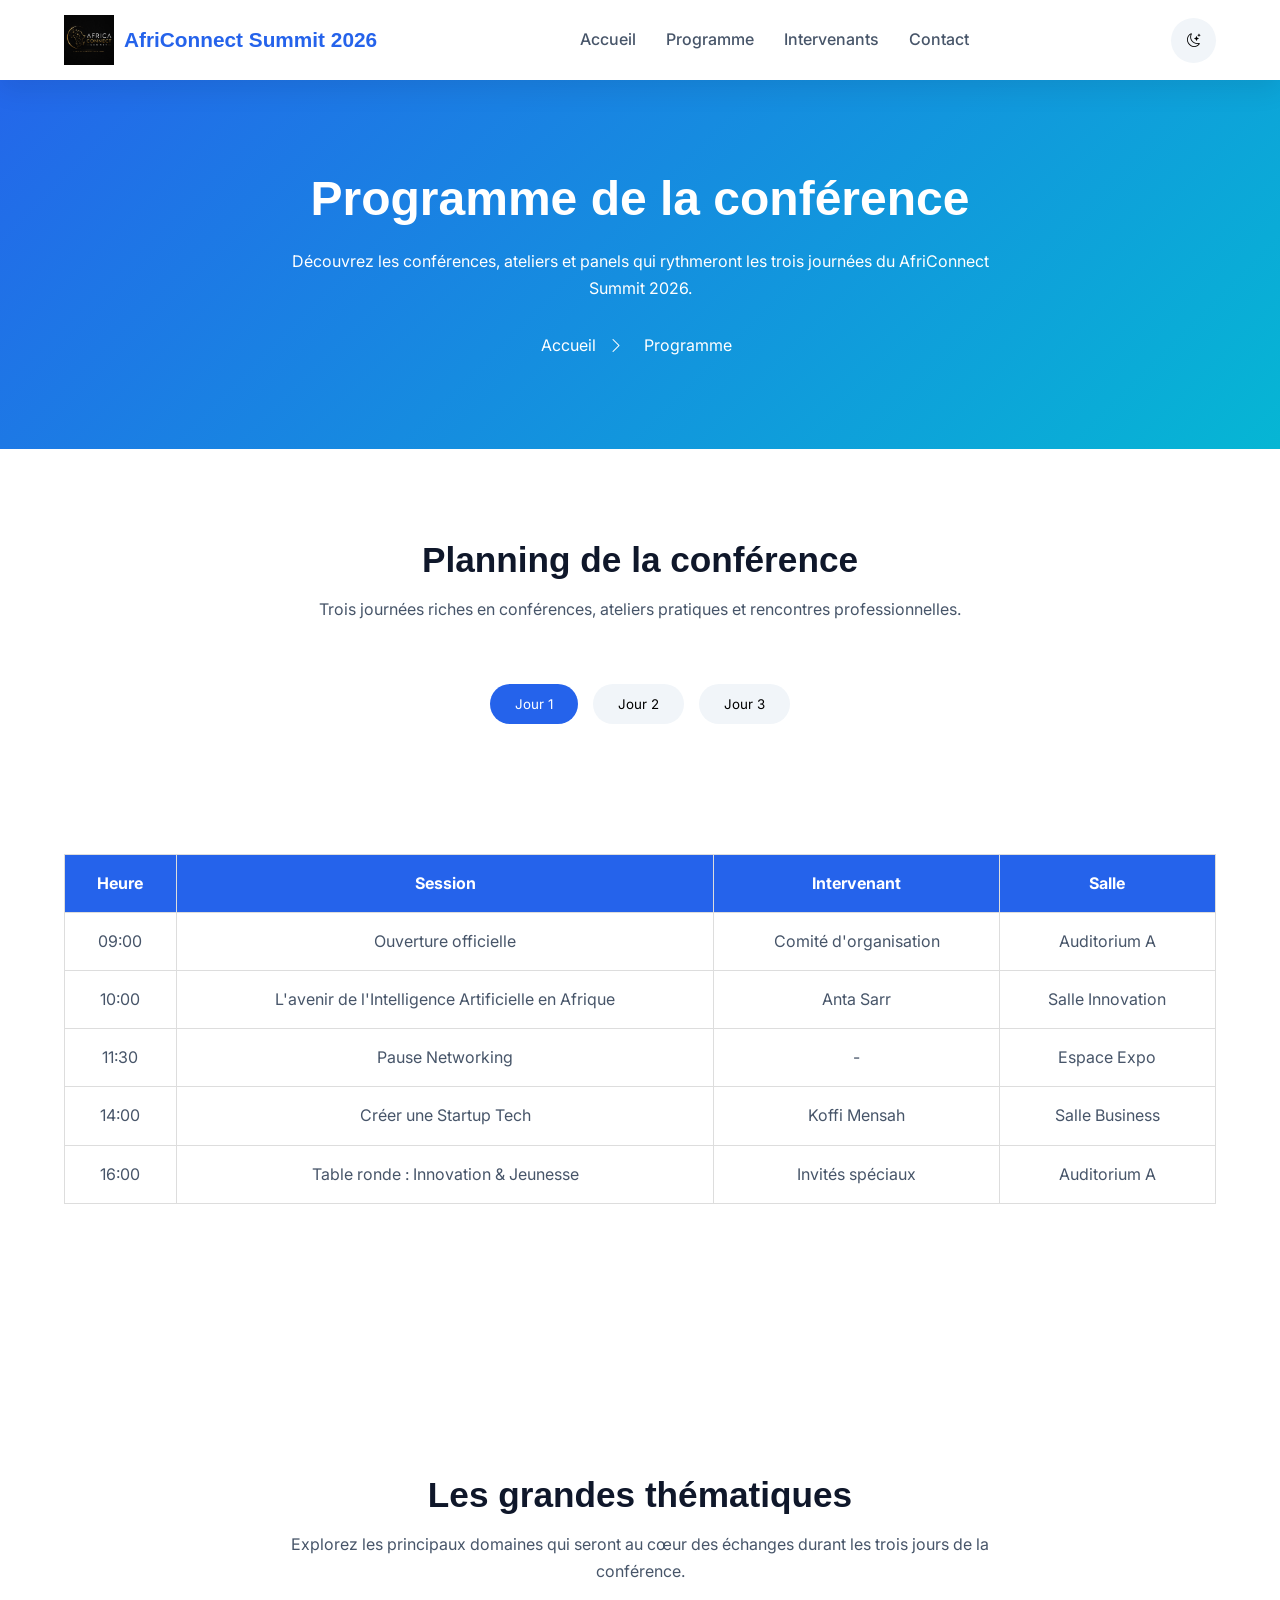
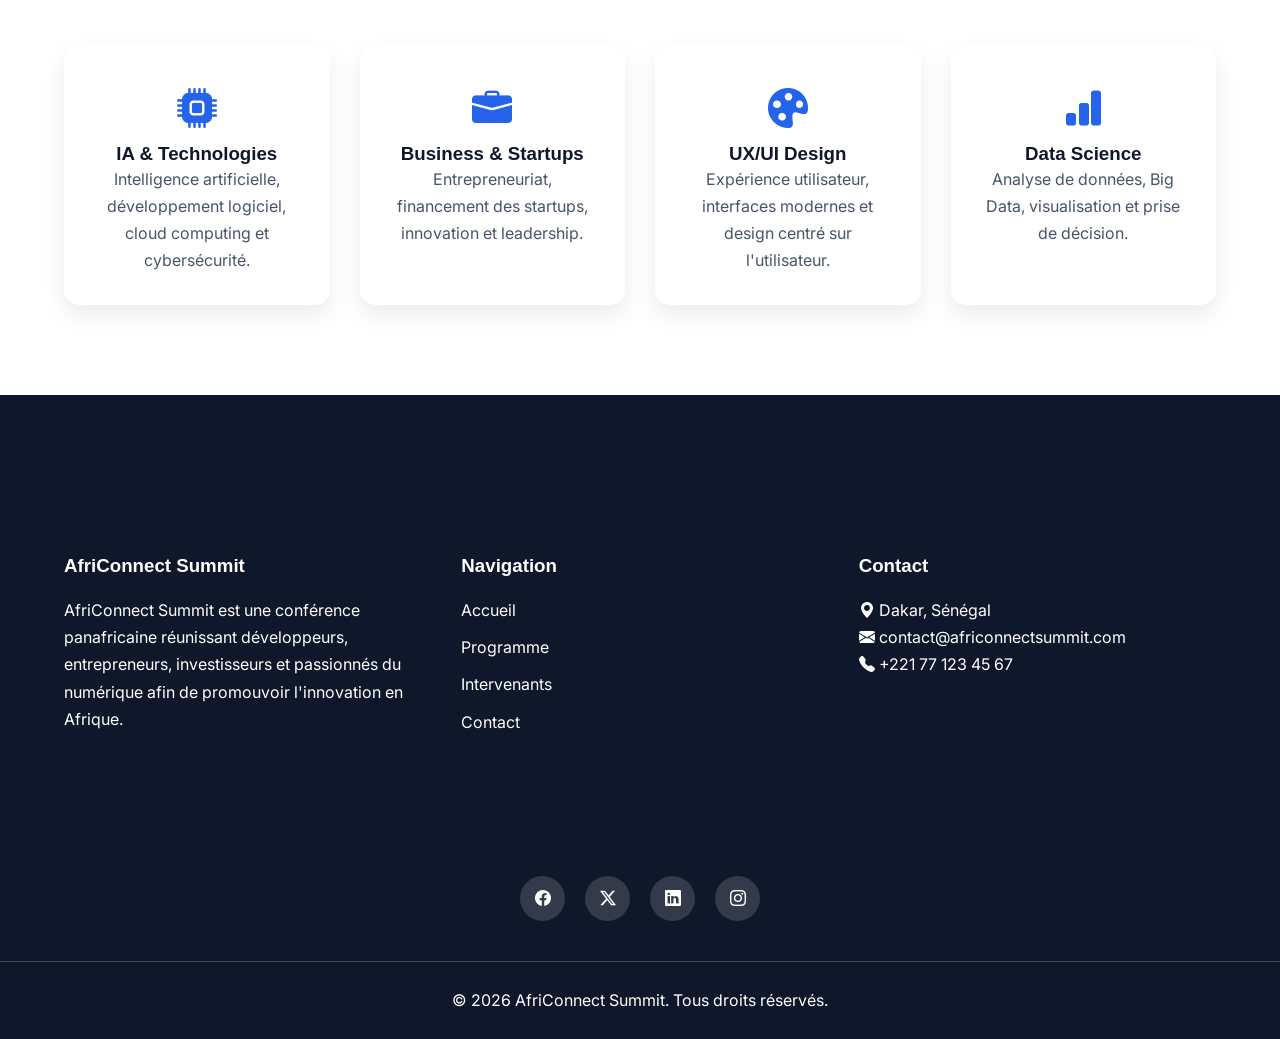
<file: programme.html>
<!DOCTYPE html>
<html lang="en">
    <head>
        <meta charset="UTF-8">
        <meta name="viewport" content="width=device-width, initial-scale=1.0">
        <title>AfriConnectSummit - Programme</title>
        <!-- BOOTSTRAP-ICONS -->
        <link rel="stylesheet" href="https://cdn.jsdelivr.net/npm/bootstrap-icons@1.11.3/font/bootstrap-icons.min.css">
        <!-- GOOGLE FONTS -->
        <link rel="preconnect" href="https://fonts.googleapis.com">
        <link rel="preconnect" href="https://fonts.gstatic.com" crossorigin>
        <link href="https://fonts.googleapis.com/css2?family=Poppins:wght@300;400;500;600;700&family=Inter:wght@300;400;500;600&display=swap" rel="stylesheet">
        <!-- CSS -->
        <link rel="stylesheet" href="css/style.css">
    </head>
    <body>

          <!-- HEADER -->
        <header>

            <nav class="navbar">

                <div class="container">

                    <a href="index.html" class="logo">
                        <img src="images/logonavbar.jpeg" alt="Logo AfriConnect Summit">
                        <span>AfriConnect Summit 2026</span>
                    </a>

                    <button class="menu-toggle" id="menu-toggle" aria-label="Ouvrir le menu">
                        <i class="bi bi-list"></i>
                    </button>

                    <ul class="nav-links">

                        <li>
                            <a href="index.html">Accueil</a>
                        </li>

                        <li>
                            <a href="programme.html">Programme</a>
                        </li>

                        <li>
                            <a href="intervenants.html">Intervenants</a>
                        </li>

                        <li>
                           <a href="contact.html">Contact</a>
                        </li>

                    </ul>

                    <button id="theme-toggle" aria-label="Changer le thème">
                        <i class="bi bi-moon-stars"></i>
                    </button>

                </div>

            </nav>

        </header>

        <!-- ================= CONTENU PRINCIPAL ================= -->

        <main>

        <!-- ================= HERO ================= -->

            <section class="page-hero">

                <div class="container">

                    <h1>Programme de la conférence</h1>

                    <p>

                        Découvrez les conférences, ateliers et panels qui rythmeront
                        les trois journées du AfriConnect Summit 2026.

                    </p>

                <!-- Fil d'Ariane -->

                    <nav class="breadcrumb" aria-label="Fil d'Ariane">

                        <a href="index.html">Accueil</a>

                        <span>

                            <i class="bi bi-chevron-right"></i>

                        </span>

                        <span>Programme</span>

                    </nav>

                </div>

            </section>

        <!-- ================= PROGRAMME ================= -->

            <section class="programme">

                <div class="container">

                    <h2 class="section-title">

                        Planning de la conférence

                    </h2>

                    <p class="section-description">

                        Trois journées riches en conférences,
                        ateliers pratiques et rencontres professionnelles.

                    </p>

                <!-- Onglets -->

                    <div class="tabs">

                        <button class="tab-button active" data-day="day1"> Jour 1 </button>

                        <button class="tab-button" data-day="day2"> Jour 2 </button>

                        <button class="tab-button" data-day="day3"> Jour 3 </button>

                    </div>

                <!-- Début des contenus -->

                    <div class="tabs-content">

                    <!-- ================= JOUR 1 ================= -->

                        <section id="day1" class="tab-content active">

                            <table>

                                <thead>

                                    <tr>

                                        <th>Heure</th>
                                        <th>Session</th>
                                        <th>Intervenant</th>
                                        <th>Salle</th>

                                    </tr>

                                </thead>

                                <tbody>

                                    <tr>

                                        <td>09:00</td>
                                        <td>Ouverture officielle</td>
                                        <td>Comité d'organisation</td>
                                        <td>Auditorium A</td>

                                    </tr>

                                    <tr>

                                        <td>10:00</td>
                                        <td>L'avenir de l'Intelligence Artificielle en Afrique</td>
                                        <td>Anta Sarr</td>
                                        <td>Salle Innovation</td>

                                     </tr>

                                    <tr>

                                        <td>11:30</td>
                                        <td>Pause Networking</td>
                                        <td>-</td>
                                        <td>Espace Expo</td>

                                    </tr>

                                    <tr>

                                        <td>14:00</td>
                                        <td>Créer une Startup Tech</td>
                                        <td>Koffi Mensah</td>
                                        <td>Salle Business</td>

                                    </tr>

                                    <tr>

                                        <td>16:00</td>
                                        <td>Table ronde : Innovation & Jeunesse</td>
                                        <td>Invités spéciaux</td>
                                        <td>Auditorium A</td>

                                    </tr>

                                </tbody>

                            </table>

                        </section>

            <!-- ================= JOUR 2 ================= -->

                        <section id="day2" class="tab-content">

                            <table>

                                <thead>

                                    <tr>

                                        <th>Heure</th>
                                        <th>Session</th>
                                        <th>Intervenant</th>
                                        <th>Salle</th>

                                     </tr>

                                </thead>

                                <tbody>

                                    <tr>

                                        <td>09:00</td>
                                        <td>Développement Web Moderne</td>
                                        <td>Jean Kaboré</td>
                                        <td>Salle Dev</td>

                                    </tr>

                                    <tr>

                                        <td>10:30</td>
                                        <td>UX/UI Design pour les applications</td>
                                        <td>Amina Hassan</td>
                                        <td>Salle Design</td>

                                    </tr>

                                    <tr>

                                        <td>12:00</td>
                                        <td>Pause Déjeuner</td>
                                        <td>-</td>
                                        <td>Restaurant</td>

                                    </tr>

                                    <tr>

                                        <td>14:00</td>
                                        <td>Cybersécurité et protection des données</td>
                                        <td>Ousmane Diallo</td>
                                        <td>Salle Sécurité</td>

                                    </tr>

                                    <tr>

                                        <td>16:00</td>
                                        <td>Hackathon & Défis</td>
                                        <td>Équipe Technique</td>
                                        <td>Lab Numérique</td>

                                    </tr>

                                </tbody>

                            </table>

                        </section>

            <!-- ================= JOUR 3 ================= -->

                        <section id="day3" class="tab-content">

                            <table>

                                <thead>

                                    <tr>

                                        <th>Heure</th>
                                        <th>Session</th>
                                        <th>Intervenant</th>
                                        <th>Salle</th>

                                    </tr>

                                </thead>

                                <tbody>

                                <tr>

                                    <td>09:00</td>
                                    <td>Data Science & Big Data</td>
                                    <td>Grace Njeri</td>
                                    <td>Salle Data</td>

                                </tr>

                                <tr>

                                    <td>10:30</td>
                                    <td>Financement des Startups Africaines</td>
                                    <td>Patrick Kouamé</td>
                                    <td>Salle Business</td>

                                </tr>

                                <tr>

                                    <td>12:00</td>
                                    <td>Pause Déjeuner</td>
                                    <td>-</td>
                                    <td>Restaurant</td>

                                </tr>

                                <tr>

                                    <td>14:00</td>
                                    <td>Remise des Prix du Hackathon</td>
                                    <td>Jury</td>
                                    <td>Auditorium A</td>

                                </tr>

                                <tr>

                                    <td>16:00</td>
                                    <td>Cérémonie de clôture</td>
                                    <td>Comité d'organisation</td>
                                    <td>Auditorium A</td>

                                </tr>

                            </tbody>

                        </table>

                    </section>

                </div>

            </div>

        </section>

                <!-- ================= THÉMATIQUES ================= -->

        <section class="themes">

            <div class="container">

                <h2 class="section-title"> Les grandes thématiques </h2>

                <p class="section-description">
                    Explorez les principaux domaines qui seront au cœur des échanges
                    durant les trois jours de la conférence.
                </p>

                <div class="themes-grid">

                    <article class="theme-card">

                        <i class="bi bi-cpu-fill"></i>

                        <h3>IA & Technologies</h3>

                        <p>
                            Intelligence artificielle, développement logiciel,
                            cloud computing et cybersécurité.
                        </p>

                    </article>

                    <article class="theme-card">

                        <i class="bi bi-briefcase-fill"></i>

                        <h3>Business & Startups</h3>

                        <p>
                            Entrepreneuriat, financement des startups,
                            innovation et leadership.
                        </p>

                    </article>

                    <article class="theme-card">

                        <i class="bi bi-palette-fill"></i>

                        <h3>UX/UI Design</h3>

                        <p>
                            Expérience utilisateur, interfaces modernes
                            et design centré sur l'utilisateur.
                        </p>

                    </article>

                    <article class="theme-card">

                        <i class="bi bi-bar-chart-fill"></i>

                        <h3>Data Science</h3>

                        <p>
                            Analyse de données, Big Data,
                            visualisation et prise de décision.
                        </p>

                    </article>

                </div>

            </div>

        </section>

    </main>

    <!-- ================= BOUTON RETOUR EN HAUT ================= -->

        <button id="backToTop" aria-label="Retour en haut">

            <i class="bi bi-arrow-up"></i>

        </button>

    <!-- ================= FOOTER ================= -->

    <footer>

        <div class="container footer-content">

            <!-- Colonne 1 -->

            <section class="footer-column">

                <h3>AfriConnect Summit</h3>

                <p>
                    AfriConnect Summit est une conférence panafricaine
                    réunissant développeurs, entrepreneurs,
                    investisseurs et passionnés du numérique
                    afin de promouvoir l'innovation en Afrique.
                </p>

            </section>

            <!-- Colonne 2 -->

            <section class="footer-column">

                <h3>Navigation</h3>

                <ul>

                    <li><a href="index.html">Accueil</a></li>

                    <li><a href="programme.html">Programme</a></li>

                    <li><a href="intervenants.html">Intervenants</a></li>

                    <li><a href="contact.html">Contact</a></li>

                </ul>

            </section>

            <!-- Colonne 3 -->

            <section class="footer-column">

                <h3>Contact</h3>

                <p>
                    <i class="bi bi-geo-alt-fill"></i>
                    Dakar, Sénégal
                </p>

                <p>
                    <i class="bi bi-envelope-fill"></i>
                    contact@africonnectsummit.com
                </p>

                <p>
                    <i class="bi bi-telephone-fill"></i>
                    +221 77 123 45 67
                </p>

            </section>

        </div>

        <!-- Réseaux sociaux -->

        <div class="social-links">

            <a href="#" aria-label="Facebook">
                <i class="bi bi-facebook"></i>
            </a>

            <a href="#" aria-label="Twitter">
                <i class="bi bi-twitter-x"></i>
            </a>

            <a href="#" aria-label="LinkedIn">
                <i class="bi bi-linkedin"></i>
            </a>

            <a href="#" aria-label="Instagram">
                <i class="bi bi-instagram"></i>
            </a>

        </div>

        <!-- Copyright -->

        <div class="footer-bottom">

            <p>

                &copy; <span id="currentYear"> 2026 </span>

                AfriConnect Summit.
                Tous droits réservés.

            </p>

        </div>

    </footer>
    
        <script src="js/main.js"></script>

    </body>

</html>
</file>
<file: css/style.css>
/* VARIABLES CSS
======================================================= */

:root {

    /* Couleurs */

    --primary-color: #2563eb;
    --secondary-color: #06b6d4;
    --accent-color: #f97316;

    --dark-color: #0f172a;
    --light-color: #ffffff;

    --text-color: #475569;
    --gray-color: #f1f5f9;

    /* Dégradé */

    --hero-gradient: linear-gradient(135deg,
            #2563eb,
            #06b6d4);

    /* Typographie */

    --title-font: "Outfit", sans-serif;
    --text-font: "Inter", sans-serif;

    /* Espacements */

    --section-padding: 90px 0;

    /* Bordures */

    --border-radius: 15px;

    /* Ombres */

    --shadow: 0 10px 25px rgba(0, 0, 0, 0.08);

    /* Transition */

    --transition: all .3s ease;

}

/* RESET
======================================================= */

* {

    margin: 0;
    padding: 0;
    box-sizing: border-box;

}

html {

    scroll-behavior: smooth;

}

body {

    font-family: var(--text-font);

    color: var(--text-color);

    background: var(--light-color);

    line-height: 1.7;

}

img {

    max-width: 100%;

    display: block;

}

ul {

    list-style: none;

}

a {

    text-decoration: none;

    color: inherit;

}

button,
input,
textarea,
select {

    font-family: inherit;

}

/* CONTAINER
======================================================= */

.container {

    width: 90%;

    max-width: 1200px;

    margin: auto;

}

/* TITRES
======================================================= */

h1,
h2,
h3,
h4 {

    font-family: var(--title-font);

    color: var(--dark-color);

    line-height: 1.2;

}

.section-title {

    font-size: 2.2rem;

    text-align: center;

    margin-bottom: 15px;

}

.section-description {

    text-align: center;

    max-width: 700px;

    margin: auto;

    margin-bottom: 60px;

}

/* SECTIONS
======================================================= */

section {

    padding: var(--section-padding);

}

/* BOUTONS
======================================================= */

.btn {

    display: inline-block;

    padding: 14px 28px;

    border-radius: 50px;

    font-weight: 600;

    transition: var(--transition);

}

.btn-primary {

    background: var(--primary-color);

    color: white;

}

.btn-primary:hover {

    background: var(--accent-color);

    transform: translateY(-3px);

}

.btn-secondary {

    background: white;

    color: var(--primary-color);

    border: 2px solid var(--primary-color);

}

.btn-secondary:hover {

    background: var(--primary-color);

    color: white;

}

/* NAVBAR
======================================================= */

.navbar{

    position: fixed;

    top: 0;

    left: 0;

    width: 100%;

    background: white;

    box-shadow: var(--shadow);

    z-index: 1000;

}

.navbar.scrolled{

    height: 70px;

    background: rgba(255,255,255,.95);

    backdrop-filter: blur(12px);

    box-shadow: 0 8px 20px rgba(0,0,0,.15);

    transition: var(--transition);

}

.navbar .container{

    display: flex;

    justify-content: space-between;

    align-items: center;

    height: 80px;

}

.logo{

    display: flex;

    align-items: center;

    gap: 10px;

    font-family: var(--title-font);

    font-size: 1.3rem;

    font-weight: 700;

    color: var(--primary-color);

}

.logo img{

    width: 50px;

}

.nav-links{

    display: flex;

    align-items: center;

    gap: 30px;

}

.nav-links a{

    font-weight: 500;

    transition: var(--transition);

}

.nav-links a:hover{

    color: var(--primary-color);

}

.menu-toggle{

    display: none;

    background: none;

    border: none;

    font-size: 2rem;

    cursor: pointer;

}

#theme-toggle{

    background: var(--gray-color);

    border: none;

    width: 45px;

    height: 45px;

    border-radius: 50%;

    cursor: pointer;

    transition: var(--transition);

}

#theme-toggle:hover{

    background: var(--primary-color);

    color: white;

}

/* HERO
======================================================= */

.hero{

    background: var(--hero-gradient);

    min-height: 100vh;

    display: flex;

    align-items: center;

    color: white;

    padding-top: 130px;

}

.hero-content{

    display: flex;

    flex-direction: column;

    justify-content: center;

    align-items: center;

    text-align: center;

    min-height: 70vh;

}

.hero-text h1{

    color: white;

    font-size: 3.5rem;

    margin-bottom: 25px;

}

.hero-description{

    font-size: 1.1rem;

    margin-bottom: 30px;

}

.event-tag{

    display: inline-block;

    background: rgba(255,255,255,.2);

    padding: 8px 18px;

    border-radius: 50px;

    margin-bottom: 20px;

    font-weight: 600;

}

.event-info{

    display: flex;

    justify-content: center;

    align-items: center;

    gap: 15px;

    flex-wrap: wrap;

    margin-bottom: 35px;

}

.hero-buttons{

    display: flex;

    justify-content: center;

    gap: 20px;

    flex-wrap: wrap;

}


/* HERO DES AUTRES PAGES
======================================================= */

.page-hero{

    background: var(--hero-gradient);

    color: white;

    text-align: center;

    padding-top: 170px;

    padding-bottom: 90px;

}

.page-hero h1{

    color: white;

    font-size: 3rem;

    margin-bottom: 20px;

}

.page-hero p{

    max-width: 700px;

    margin: auto;

}

.breadcrumb{

    margin-top: 30px;

}

.breadcrumb a{

    color: white;

}

.breadcrumb span{

    margin: 0 8px;

}

/* COMPTE A REBOURS
======================================================= */

.countdown{

    margin-top: 80px;

}

.countdown h2{

    color: white;

    text-align: center;

    margin-bottom: 40px;

}

.countdown-container{

    display: flex;

    justify-content: center;

    gap: 25px;

    flex-wrap: wrap;

}

.time-box{

    background: rgba(255,255,255,.15);

    backdrop-filter: blur(10px);

    padding: 25px;

    width: 140px;

    text-align: center;

    border-radius: var(--border-radius);

}

.time-box h3{

    color: white;

    font-size: 2.3rem;

    margin-bottom: 10px;

}

.time-box p{

    color: white;

}

/* CARTES
======================================================= */

.stats-grid,
.features-grid,
.speakers-grid,
.themes-grid,
.sponsor-grid{

    display: grid;

    grid-template-columns: repeat(auto-fit,minmax(250px,1fr));

    gap: 30px;

}

.stat-card,
.feature-card,
.speaker-card,
.theme-card,
.sponsor-card,
.info-card{

    background: white;

    padding: 30px;

    border-radius: var(--border-radius);

    text-align: center;

    box-shadow: var(--shadow);

    transition: var(--transition);

}

.stat-card:hover,
.feature-card:hover,
.speaker-card:hover,
.theme-card:hover,
.sponsor-card:hover{

    transform: translateY(-10px);

}

.stat-card i,
.feature-card i,
.theme-card i{

    font-size: 2.5rem;

    color: var(--primary-color);

    margin-bottom: 20px;

}

.speaker-card img{

    width: 150px;

    height: 150px;

    border-radius: 50%;

    object-fit: cover;

    margin: auto;

    margin-bottom: 20px;

}

.speaker-job{

    color: var(--primary-color);

    font-weight: 600;

    margin: 10px 0;

}

/* PROGRAMME
======================================================= */

.tabs{

    display: flex;

    justify-content: center;

    gap: 15px;

    margin-bottom: 40px;

    flex-wrap: wrap;

}

.tab-button{

    padding: 12px 25px;

    border: none;

    border-radius: 30px;

    background: var(--gray-color);

    cursor: pointer;

    transition: var(--transition);

}

.tab-button.active{

    background: var(--primary-color);

    color: white;

}

table{

    width: 100%;

    border-collapse: collapse;

}

th{

    background: var(--primary-color);

    color: white;

}

th,
td{

    padding: 15px;

    border: 1px solid #ddd;

    text-align: center;

}

/* CONTENU DES ONGLETS
======================================================= */

.tab-content{

    display: none;

}

.tab-content.active{

    display: block;

}

/* FORMULAIRE
======================================================= */

.contact-content{

    display: grid;

    grid-template-columns: 2fr 1fr;

    gap: 40px;

}

.form-group{

    margin-bottom: 20px;

}

input,
textarea,
select{

    width: 100%;

    padding: 15px;

    border: 1px solid #ccc;

    border-radius: 10px;

    margin-top: 8px;

}

textarea{

    resize: vertical;

}

.error-message{

    color: red;

    font-size: .9rem;

}

.contact-info{

    background: white;

    padding: 30px;

    border-radius: var(--border-radius);

    box-shadow: var(--shadow);

}

.info-card{

    display: flex;

    align-items: center;

    gap: 15px;

    text-align: left;

    margin-top: 20px;

}

.info-card i{

    font-size: 1.8rem;

    color: var(--primary-color);

}

/* FAQ
======================================================= */

.faq-item{

    background: white;

    margin-bottom: 20px;

    border-radius: 10px;

    box-shadow: var(--shadow);

    overflow: hidden;

}

.faq-item label{

    display: block;

    padding: 20px;

    cursor: pointer;

    font-weight: 600;

}

.faq-item input{

    display: none;

}

.faq-content{

    display: none;

    padding: 0 20px 20px;

}

.faq-item input:checked ~ .faq-content{

    display: block;

}

/* FOOTER
======================================================= */

footer{

    background: var(--dark-color);

    color: white;

    padding-top: 70px;

}

.footer-content{

    display: grid;

    grid-template-columns: repeat(auto-fit,minmax(250px,1fr));

    gap: 40px;

}

.footer-column h3{

    color: white;

    margin-bottom: 20px;

}

.footer-column ul li{

    margin-bottom: 10px;

}

.footer-column a:hover{

    color: var(--secondary-color);

}

.social-links{

    display: flex;

    justify-content: center;

    gap: 20px;

    margin: 40px 0;

}

.social-links a{

    width: 45px;

    height: 45px;

    border-radius: 50%;

    background: rgba(255,255,255,.15);

    display: flex;

    justify-content: center;

    align-items: center;

    transition: var(--transition);

}

.social-links a:hover{

    background: var(--secondary-color);

}

.footer-bottom{

    text-align: center;

    padding: 25px;

    border-top: 1px solid rgba(255,255,255,.2);

}

/* BOUTON RETOUR EN HAUT
======================================================= */

#backToTop{

    position: fixed;

    right: 25px;

    bottom: 25px;

    width: 50px;

    height: 50px;

    display: none;

    justify-content: center;

    align-items: center;

    border: none;

    border-radius: 50%;

    background: var(--primary-color);

    color: white;

    cursor: pointer;

    box-shadow: var(--shadow);

    transition: var(--transition);

    z-index: 999;

}

#backToTop:hover{

    background: var(--accent-color);

    transform: translateY(-5px);

}

/* DARK MODE
======================================================= */

body.dark{

    background: #0f172a;

    color: #e2e8f0;

}

body.dark .navbar{

    background: #1e293b;

}

body.dark .nav-links a{

    color: #f8fafc;

}

body.dark .logo{

    color: white;

}

body.dark h1,
body.dark h2,
body.dark h3,
body.dark h4{

    color: white;

}

body.dark .stat-card,
body.dark .feature-card,
body.dark .speaker-card,
body.dark .theme-card,
body.dark .sponsor-card,
body.dark .contact-info,
body.dark .faq-item{

    background: #1e293b;

}

body.dark footer{

    background: #020617;

}

body.dark .info-card{

    background: #1e293b;

    color: #e2e8f0;

    box-shadow: 0 8px 20px rgba(0,0,0,.25);

}

body.dark .info-card h3{

    color: #ffffff;

}

body.dark .info-card p{

    color: #cbd5e1;

}

body.dark .info-card i{

    color: var(--secondary-color);

}

body.dark input,
body.dark textarea,
body.dark select{

    background: #334155;

    color: white;

    border: 1px solid #475569;

}

/* RESPONSIVE
======================================================= */

@media(max-width:992px){

    .hero-content{

        grid-template-columns:1fr;

        text-align:center;

    }

    .contact-content{

        grid-template-columns:1fr;

    }

}

@media(max-width:768px){

    .nav-links{

        display:none;

    }

    .menu-toggle{

        display:block;

    }

    .hero-text h1{

        font-size:2.5rem;

    }

    .page-hero h1{

        font-size:2.3rem;

    }

    .countdown-container{

        justify-content:center;

    }

    .time-box{

        width:120px;

    }

}

@media(max-width:576px){

    .section-title{

        font-size:1.8rem;

    }

    .hero-text h1{

        font-size:2rem;

    }

    .btn{

        width:100%;

        text-align:center;

    }

}

@media (max-width:768px){

    .nav-links{

        display: none;

        flex-direction: column;

        position: absolute;

        top: 80px;

        left: 0;

        width: 100%;

        background: white;

        padding: 20px;

        box-shadow: var(--shadow);

    }

    .nav-links.active{

        display: flex;

    }

}

/* FILTRE DES INTERVENANTS
======================================================= */

.filter-buttons{

    display: flex;

    justify-content: center;

    flex-wrap: wrap;

    gap: 15px;

    margin-bottom: 40px;

}

.filter-btn{

    padding: 12px 24px;

    border: none;

    border-radius: 30px;

    background: var(--gray-color);

    cursor: pointer;

    font-weight: 600;

    transition: var(--transition);

}

.filter-btn:hover{

    background: var(--secondary-color);

    color: white;

}

.filter-btn.active{

    background: var(--primary-color);

    color: white;

}

/* VALIDATION DU FORMULAIRE
======================================================= */

.error-message{

    display: block;

    color: crimson;

    font-size: .9rem;

    margin-top: 5px;

}

#successMessage{

    margin-top: 20px;

    text-align: center;

    font-weight: 600;

    color: green;

}

input,
select,
textarea{

    transition: border-color .3s ease;

}

/* DARK MODE FORMULAIRE
==================================================== */

body.dark input,
body.dark textarea,
body.dark select{

    background: #334155;

    color: white;

    border: 1px solid #475569;

}
</file>
